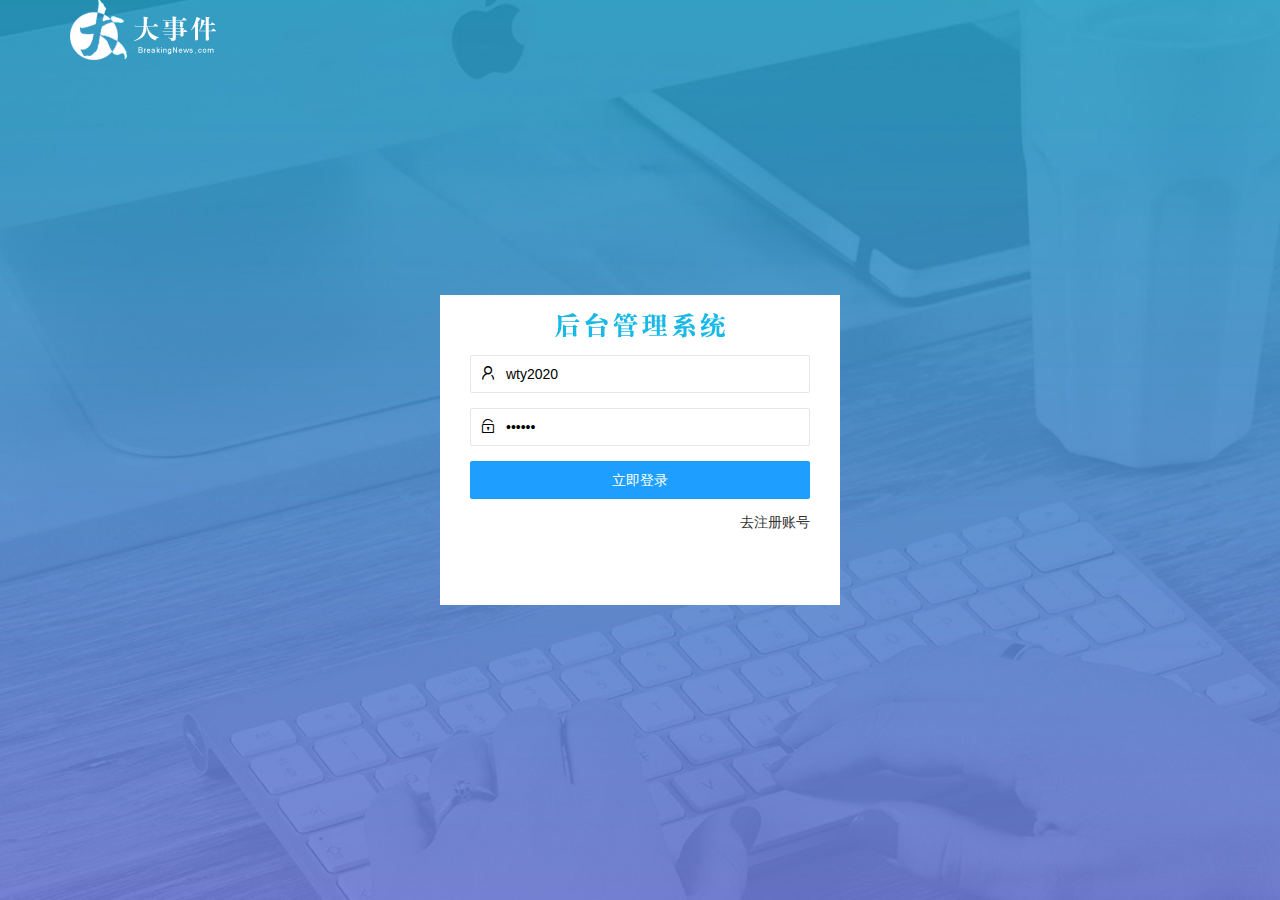
<file: login.html>
<!DOCTYPE html>
<html lang="en">
<head>
    <meta charset="UTF-8">
    <meta name="viewport" content="width=device-width, initial-scale=1.0">
    <title>Document</title>
    <link rel="stylesheet" href="/assets/lib/layui/css/layui.css">
    <link rel="stylesheet" href="/assets/css/login.css">
</head>
<body>
    <div class="layui-main">
        <img src="/assets/images/logo.png" alt="">
    </div>
    
    <div class="loginAndRegBox">
        <div class="titleBox"></div>
        <div class="login-box">
            <!-- 登录表单 -->
            <form class="layui-form" id="form_login"> 
                <!-- 用户名 -->
                <div class="layui-form-item">
                    <i class="layui-icon layui-icon-username"></i>  
                    <input value="wty2020" type="text" name="username" placeholder="请输入用户名" autocomplete="off" class="layui-input" required  lay-verify="required">
                </div>
                <!-- 密码 -->
                <div class="layui-form-item">
                    <i class="layui-icon layui-icon-password"></i> 
                    <input value="123123" type="password" name="password" placeholder="请输入密码" autocomplete="off" class="layui-input" required  lay-verify="required|pwd" >
                </div>
                <!-- 登录按钮 -->
                <div class="layui-form-item">
                    <button class="layui-btn layui-btn-fluid layui-btn-normal" lay-submit>立即登录
                    </button>
                </div>
                
                <div class="layui-form-item links">
                    <a href="javascript:;" id="link_reg">去注册账号</a>
                </div>
            </form>     
        </div>

        <div class="reg-box" style="display: none">
            <!-- 注册表单 -->
            <form class="layui-form" id="form_reg"> 
                <!-- 用户名 -->
                <div class="layui-form-item">
                    <i class="layui-icon layui-icon-username"></i>  
                    <input type="text" name="username" placeholder="请输入用户名" autocomplete="off" class="layui-input" required  lay-verify="required" >
                </div>
                <!-- 密码 -->
                <div class="layui-form-item">
                    <i class="layui-icon layui-icon-password"></i> 
                    <input type="password" name="password" placeholder="请输入密码" autocomplete="off" class="layui-input"required  lay-verify="required|pwd" >
                </div>
                <!-- 再次确认密码 -->
                <div class="layui-form-item">
                    <i class="layui-icon layui-icon-password"></i> 
                    <input type="password" name="repassword" placeholder="请再次输入密码" autocomplete="off" class="layui-input" required  lay-verify="required|pwd|repwd">
                </div>
                <!-- 登录按钮 -->
                <div class="layui-form-item">
                    <button class="layui-btn layui-btn-fluid layui-btn-normal" lay-submit>注册
                    </button>
                </div>
                
                <div class="layui-form-item links">
                    <a href="javascript:;" id="link_login">去登录</a>
                </div>
            </form>  
        </div>
    </div>

    <script src="/assets/lib/layui/layui.all.js"></script>
    <script src="/assets/lib/jquery.js"></script>
    <script src="/assets/js/baseAPI.js"></script>
    <script src="/assets/js/login.js"></script>
</body>
</html>
</file>
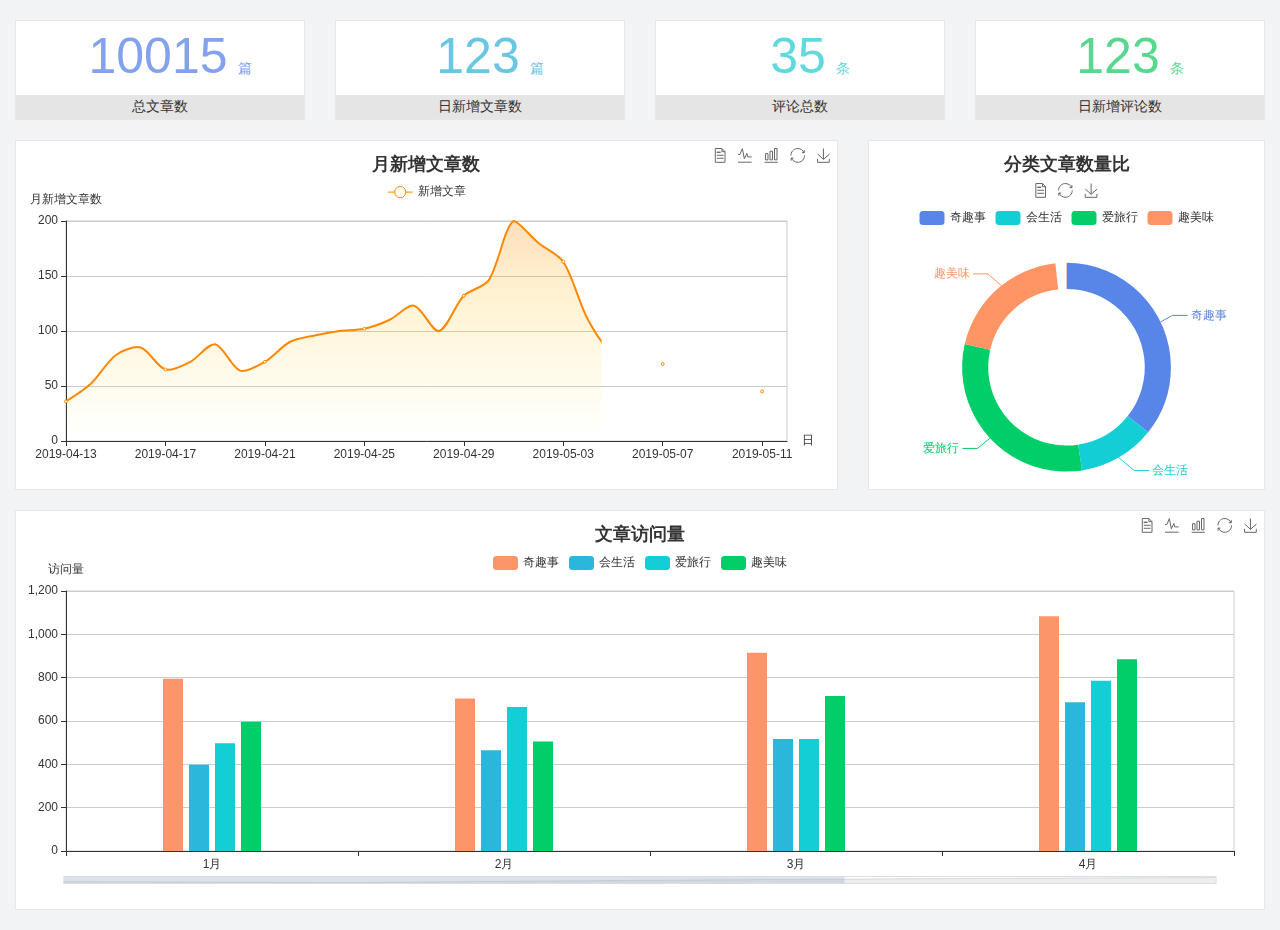
<file: home/dashboard.html>
<!DOCTYPE html>
<html lang="en">

<head>
  <meta charset="UTF-8">
  <meta name="viewport" content="width=device-width, initial-scale=1.0">
  <meta http-equiv="X-UA-Compatible" content="ie=edge">
  <title>图表统计</title>
  <link rel="stylesheet" href="../assets/lib/bootstrap.css" />
  <link rel="stylesheet" href="../assets/lib/main.css" />
  <script src="../assets/lib/jquery.js"></script>
  <script type="text/javascript" src="../assets/lib/echarts.min.js"></script>
</head>

<body>
  <div class="container-fluid">
    <div class="row spannel_list">
      <div class="col-sm-3 col-xs-6">
        <div class="spannel">
          <em>10015</em><span>篇</span>
          <b>总文章数</b>
        </div>
      </div>
      <div class="col-sm-3 col-xs-6">
        <div class="spannel scolor01">
          <em>123</em><span>篇</span>
          <b>日新增文章数</b>
        </div>
      </div>
      <div class="col-sm-3 col-xs-6">
        <div class="spannel scolor02">
          <em>35</em><span>条</span>
          <b>评论总数</b>
        </div>
      </div>
      <div class="col-sm-3 col-xs-6">
        <div class="spannel scolor03">
          <em>123</em><span>条</span>
          <b>日新增评论数</b>
        </div>
      </div>
    </div>
  </div>

  <div class="container-fluid">
    <div class="row curve-pie">
      <div class="col-lg-8 col-md-8">
        <div class="gragh_pannel" id="curve_show"></div>
      </div>
      <div class="col-lg-4 col-md-4">
        <div class="gragh_pannel" id="pie_show"></div>
      </div>
    </div>
  </div>

  <div class="container-fluid">
    <div class="column_pannel" id="column_show"></div>
  </div>

  <script>
    var oChart = echarts.init(document.getElementById('curve_show'));
    var aList_all = [
      { 'count': 36, 'date': '2019-04-13' },
      { 'count': 52, 'date': '2019-04-14' },
      { 'count': 78, 'date': '2019-04-15' },
      { 'count': 85, 'date': '2019-04-16' },
      { 'count': 65, 'date': '2019-04-17' },
      { 'count': 72, 'date': '2019-04-18' },
      { 'count': 88, 'date': '2019-04-19' },
      { 'count': 64, 'date': '2019-04-20' },
      { 'count': 72, 'date': '2019-04-21' },
      { 'count': 90, 'date': '2019-04-22' },
      { 'count': 96, 'date': '2019-04-23' },
      { 'count': 100, 'date': '2019-04-24' },
      { 'count': 102, 'date': '2019-04-25' },
      { 'count': 110, 'date': '2019-04-26' },
      { 'count': 123, 'date': '2019-04-27' },
      { 'count': 100, 'date': '2019-04-28' },
      { 'count': 132, 'date': '2019-04-29' },
      { 'count': 146, 'date': '2019-04-30' },
      { 'count': 200, 'date': '2019-05-01' },
      { 'count': 180, 'date': '2019-05-02' },
      { 'count': 163, 'date': '2019-05-03' },
      { 'count': 110, 'date': '2019-05-04' },
      { 'count': 80, 'date': '2019-05-05' },
      { 'count': 82, 'date': '2019-05-06' },
      { 'count': 70, 'date': '2019-05-07' },
      { 'count': 65, 'date': '2019-05-08' },
      { 'count': 54, 'date': '2019-05-09' },
      { 'count': 40, 'date': '2019-05-10' },
      { 'count': 45, 'date': '2019-05-11' },
      { 'count': 38, 'date': '2019-05-12' },
    ];

    let aCount = [];
    let aDate = [];

    for (var i = 0; i < aList_all.length; i++) {
      aCount.push(aList_all[i].count);
      aDate.push(aList_all[i].date);
    }

    var chartopt = {
      title: {
        text: '月新增文章数',
        left: 'center',
        top: '10'
      },
      tooltip: {
        trigger: 'axis'
      },
      legend: {
        data: ['新增文章'],
        top: '40'
      },
      toolbox: {
        show: true,
        feature: {
          mark: { show: true },
          dataView: { show: true, readOnly: false },
          magicType: { show: true, type: ['line', 'bar'] },
          restore: { show: true },
          saveAsImage: { show: true }
        }
      },
      calculable: true,
      xAxis: [
        {
          name: '日',
          type: 'category',
          boundaryGap: false,
          data: aDate
        }
      ],
      yAxis: [
        {
          name: '月新增文章数',
          type: 'value'
        }
      ],
      series: [
        {
          name: '新增文章',
          type: 'line',
          smooth: true,
          itemStyle: { normal: { areaStyle: { type: 'default' }, color: '#f80' }, lineStyle: { color: '#f80' } },
          data: aCount
        }],
      areaStyle: {
        normal: {
          color: new echarts.graphic.LinearGradient(0, 0, 0, 1, [{
            offset: 0,
            color: 'rgba(255,136,0,0.39)'
          }, {
            offset: .34,
            color: 'rgba(255,180,0,0.25)'
          }, {
            offset: 1,
            color: 'rgba(255,222,0,0.00)'
          }])

        }
      },
      grid: {
        show: true,
        x: 50,
        x2: 50,
        y: 80,
        height: 220
      }
    };

    oChart.setOption(chartopt);


    var oPie = echarts.init(document.getElementById('pie_show'));
    var oPieopt =
    {
      title: {
        top: 10,
        text: '分类文章数量比',
        x: 'center'
      },
      tooltip: {
        trigger: 'item',
        formatter: "{a} <br/>{b} : {c} ({d}%)"
      },
      color: ['#5885e8', '#13cfd5', '#00ce68', '#ff9565'],
      legend: {
        x: 'center',
        top: 65,
        data: ['奇趣事', '会生活', '爱旅行', '趣美味']
      },
      toolbox: {
        show: true,
        x: 'center',
        top: 35,
        feature: {
          mark: { show: true },
          dataView: { show: true, readOnly: false },
          magicType: {
            show: true,
            type: ['pie', 'funnel'],
            option: {
              funnel: {
                x: '25%',
                width: '50%',
                funnelAlign: 'left',
                max: 1548
              }
            }
          },
          restore: { show: true },
          saveAsImage: { show: true }
        }
      },
      calculable: true,
      series: [
        {
          name: '访问来源',
          type: 'pie',
          radius: ['45%', '60%'],
          center: ['50%', '65%'],
          data: [
            { value: 300, name: '奇趣事' },
            { value: 100, name: '会生活' },
            { value: 260, name: '爱旅行' },
            { value: 180, name: '趣美味' }
          ]
        }
      ]
    };
    oPie.setOption(oPieopt);



    var oColumn = this.echarts.init(document.getElementById('column_show'));
    var oColumnopt =
    {
      title: {
        text: '文章访问量',
        left: 'center',
        top: '10'
      },
      tooltip: {
        trigger: 'axis'
      },
      legend: {
        data: ['奇趣事', '会生活', '爱旅行', '趣美味'],
        top: '40'
      },
      toolbox: {
        show: true,
        feature: {
          mark: { show: true },
          dataView: { show: true, readOnly: false },
          magicType: { show: true, type: ['line', 'bar'] },
          restore: { show: true },
          saveAsImage: { show: true }
        }
      },
      calculable: true,
      xAxis: [
        {
          type: 'category',
          data: ['1月', '2月', '3月', '4月', '5月']
        }
      ],
      yAxis: [
        {
          name: '访问量',
          type: 'value'
        }
      ],
      series: [
        {
          name: '奇趣事',
          type: 'bar',
          barWidth: 20,
          itemStyle: {
            normal: { areaStyle: { type: 'default' }, color: '#fd956a' }
          },
          data: [800, 708, 920, 1090, 1200]
        },
        {
          name: '会生活',
          type: 'bar',
          barWidth: 20,
          itemStyle: {
            normal: { areaStyle: { type: 'default' }, color: '#2bb6db' }
          },
          data: [400, 468, 520, 690, 800]
        },
        {
          name: '爱旅行',
          type: 'bar',
          barWidth: 20,
          itemStyle: {
            normal: { areaStyle: { type: 'default' }, color: '#13cfd5' }
          },
          data: [500, 668, 520, 790, 900]
        },
        {
          name: '趣美味',
          type: 'bar',
          barWidth: 20,
          itemStyle: {
            normal: { areaStyle: { type: 'default' }, color: '#00ce68' }
          },
          data: [600, 508, 720, 890, 1000]
        }
      ],
      grid: {
        show: true,
        x: 50,
        x2: 30,
        y: 80,
        height: 260
      },
      dataZoom: [//给x轴设置滚动条
        {
          start: 0,//默认为0
          end: 100 - 1000 / 31,//默认为100
          type: 'slider',
          show: true,
          xAxisIndex: [0],
          handleSize: 0,//滑动条的 左右2个滑动条的大小
          height: 8,//组件高度
          left: 45, //左边的距离
          right: 50,//右边的距离
          bottom: 26,//右边的距离
          handleColor: '#ddd',//h滑动图标的颜色
          handleStyle: {
            borderColor: "#cacaca",
            borderWidth: "1",
            shadowBlur: 2,
            background: "#ddd",
            shadowColor: "#ddd",
          }
        }]
    };
    oColumn.setOption(oColumnopt);
  </script>
</body>

</html>
</file>
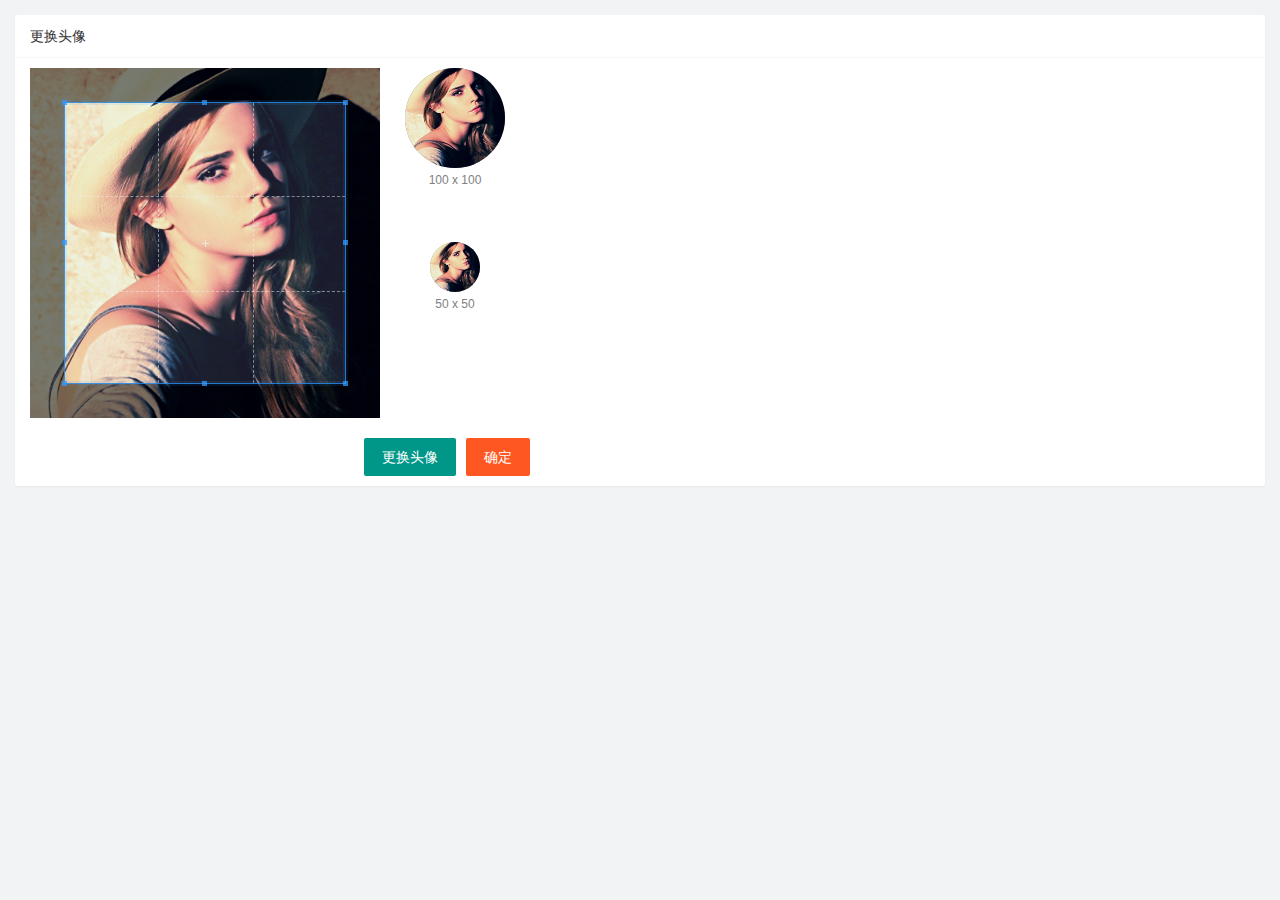
<file: user/user_avatar.html>
<!DOCTYPE html>
<html lang="en">

<head>
    <meta charset="UTF-8">
    <meta name="viewport" content="width=device-width, initial-scale=1.0">
    <title>Document</title>
    <link rel="stylesheet" href="/assets/lib/layui/css/layui.css">
    <link rel="stylesheet" href="/assets/lib/cropper/cropper.css" />
    <link rel="stylesheet" href="/assets/css/user/user_avatar.css">
</head>

<body>
    <div class="layui-card">
        <div class="layui-card-header">更换头像</div>
        <div class="layui-card-body">
            <!-- 第一行的图片裁剪和预览区域 -->
            <div class="row1">
                <!-- 图片裁剪区域 -->
                <div class="cropper-box">
                    <!-- 这个 img 标签很重要，将来会把它初始化为裁剪区域 -->
                    <img id="image" src="/assets/images/sample.jpg" />
                </div>
                <!-- 图片的预览区域 -->
                <div class="preview-box">
                    <div>
                        <!-- 宽高为 100px 的预览区域 -->
                        <div class="img-preview w100"></div>
                        <p class="size">100 x 100</p>
                    </div>
                    <div>
                        <!-- 宽高为 50px 的预览区域 -->
                        <div class="img-preview w50"></div>
                        <p class="size">50 x 50</p>
                    </div>
                </div>
            </div>

            <!-- 第二行的按钮区域 -->
            <div class="row2">
                <input type="file"id="file" accept="image/png,image/jpeg">
                <button id="btnChooseImage"type="button" class="layui-btn">更换头像</button>
                <button id="btnUpload"type="button" class="layui-btn layui-btn-danger">确定</button>
            </div>
        </div>
    </div>
    <script src="/assets/lib/layui/layui.all.js"></script>
    <script src="/assets/lib/jquery.js"></script>
    <script src="/assets/lib/cropper/Cropper.js"></script>
    <script src="/assets/lib/cropper/jquery-cropper.js"></script>
    <script src="/assets/js/baseAPI.js"></script>
    <script src="/assets/js/user/user_avatar.js"></script>
</body>

</html>
</file>
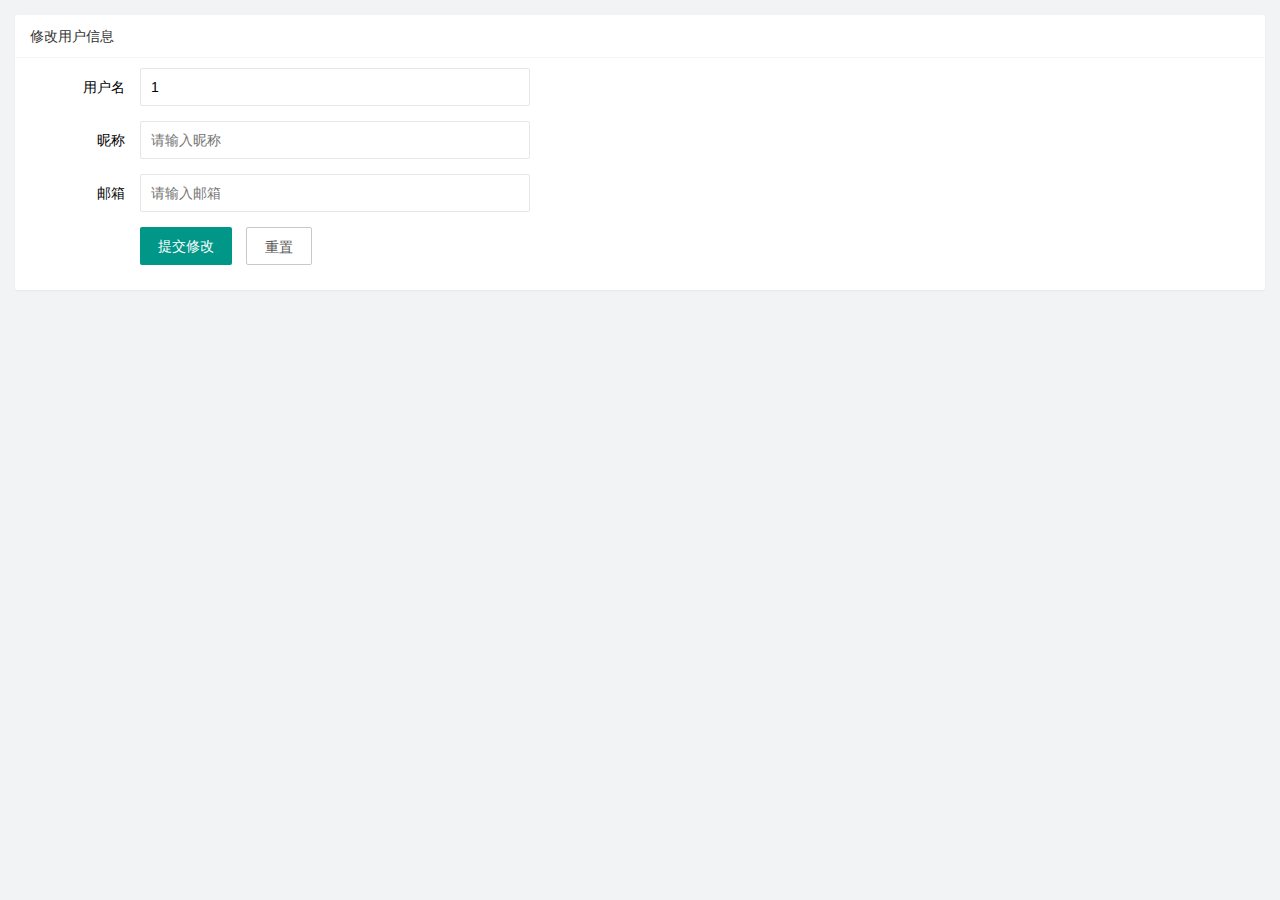
<file: user/user_info.html>
<!DOCTYPE html>
<html lang="en">
<head>
    <meta charset="UTF-8">
    <meta name="viewport" content="width=device-width, initial-scale=1.0">
    <title>Document</title>
    <link rel="stylesheet" href="/assets/lib/layui/css/layui.css">
    <link rel="stylesheet" href="/assets/css/user/user_info.css">
</head>
<body>
    <div class="layui-card">
        <!-- 卡片区域 -->
        <div class="layui-card-header">修改用户信息</div>
        <div class="layui-card-body">
            <!-- 表单 -->
            <form class="layui-form" lay-filter="formUserInfo">
                <!-- 隐藏保存id -->
                <input type="hidden" name="id">
                <!--  用户名-->
                <div class="layui-form-item">
                  <label class="layui-form-label">用户名</label>
                  <div class="layui-input-block">
                    <input value="1"type="text" name="username" readonly required  lay-verify="required" placeholder="请输入登录名称" autocomplete="off" class="layui-input">
                  </div>
                </div>
                <!--  用户昵称-->
                <div class="layui-form-item">
                    <label class="layui-form-label">昵称</label>
                    <div class="layui-input-block">
                      <input type="text" name="nickname" required  lay-verify="required|nickname" placeholder="请输入昵称" autocomplete="off" class="layui-input">
                    </div>
                </div>
                <!-- 邮箱 -->
                <div class="layui-form-item">
                    <label class="layui-form-label">邮箱</label>
                    <div class="layui-input-block">
                      <input type="text" name="email"  required  lay-verify="required|email" placeholder="请输入邮箱" autocomplete="off" class="layui-input">
                    </div>
                </div>
                <!-- 按钮 -->
                <div class="layui-form-item">
                    <div class="layui-input-block">
                      <button class="layui-btn" lay-submit lay-filter="formDemo">提交修改</button>
                      <button id="btnReset"type="reset" class="layui-btn layui-btn-primary">重置</button>
                    </div>
                </div>
                <script src="/assets/lib/layui/layui.all.js"></script>
                <script src="/assets/lib/jquery.js"></script>
                <script src="/assets/js/baseAPI.js"></script>
                <script src="/assets/js/user/user_info.js"></script>
            </form>
        </div>
    </div>
</body>
</html>
</file>
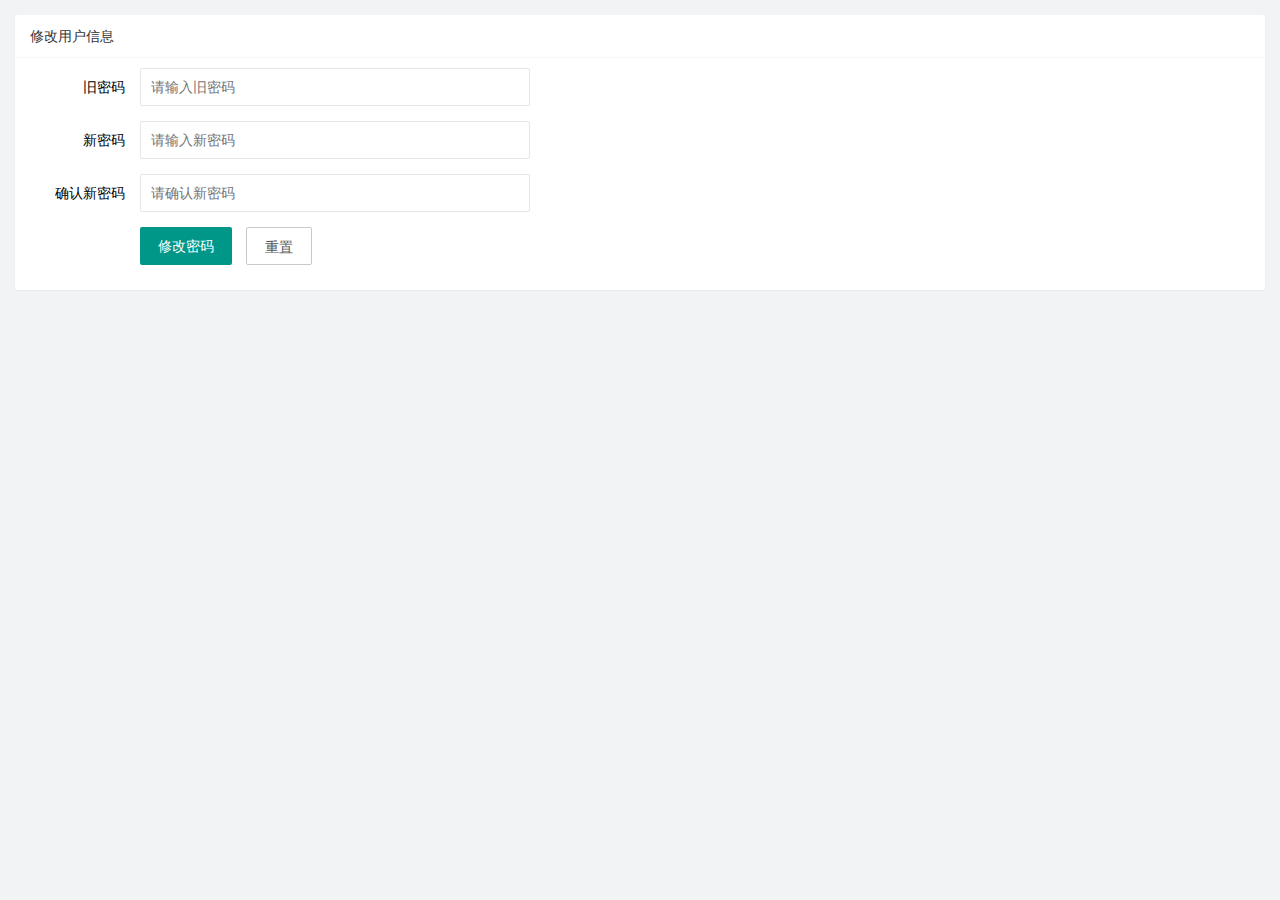
<file: user/user_pwd.html>
<!DOCTYPE html>
<html lang="en">
<head>
    <meta charset="UTF-8">
    <meta name="viewport" content="width=device-width, initial-scale=1.0">
    <title>Document</title>
    <link rel="stylesheet" href="/assets/lib/layui/css/layui.css">
    <link rel="stylesheet" href="/assets/css/user/user_pwd.css">
</head>
<body>
    <div class="layui-card">
        <!-- 卡片区域 -->
        <div class="layui-card-header">修改用户信息</div>
        <div class="layui-card-body">
            <!-- 表单 -->
            <form class="layui-form">
                <!-- 旧密码-->
                <div class="layui-form-item">
                  <label class="layui-form-label">旧密码</label>
                  <div class="layui-input-block">
                    <input type="text" name="oldPwd"  required  lay-verify="required|pwd" placeholder="请输入旧密码" autocomplete="off" class="layui-input">
                  </div>
                </div>
                <!-- 新密码-->
                <div class="layui-form-item">
                    <label class="layui-form-label">新密码</label>
                    <div class="layui-input-block">
                      <input type="text" name="newPwd" required  lay-verify="required|pwd|samePwd" placeholder="请输入新密码" autocomplete="off" class="layui-input">
                    </div>
                </div>
                <!-- 确认新密码 -->
                <div class="layui-form-item">
                    <label class="layui-form-label">确认新密码</label>
                    <div class="layui-input-block">
                      <input type="text" name="rePwd"  required  lay-verify="required|pwd|rePwd" placeholder="请确认新密码" autocomplete="off" class="layui-input">
                    </div>
                </div>
                <!-- 按钮 -->
                <div class="layui-form-item">
                    <div class="layui-input-block">
                      <button class="layui-btn" lay-submit lay-filter="formDemo">修改密码</button>
                      <button id="btnReset"type="reset" class="layui-btn layui-btn-primary">重置</button>
                    </div>
                </div>
                <script src="/assets/lib/layui/layui.all.js"></script>
                <script src="/assets/lib/jquery.js"></script>
                <script src="/assets/js/baseAPI.js"></script>
                <script src="/assets/js/user/user_pwd.js"></script>
            </form>
        </div>
    </div>
</body>
</html>
</file>
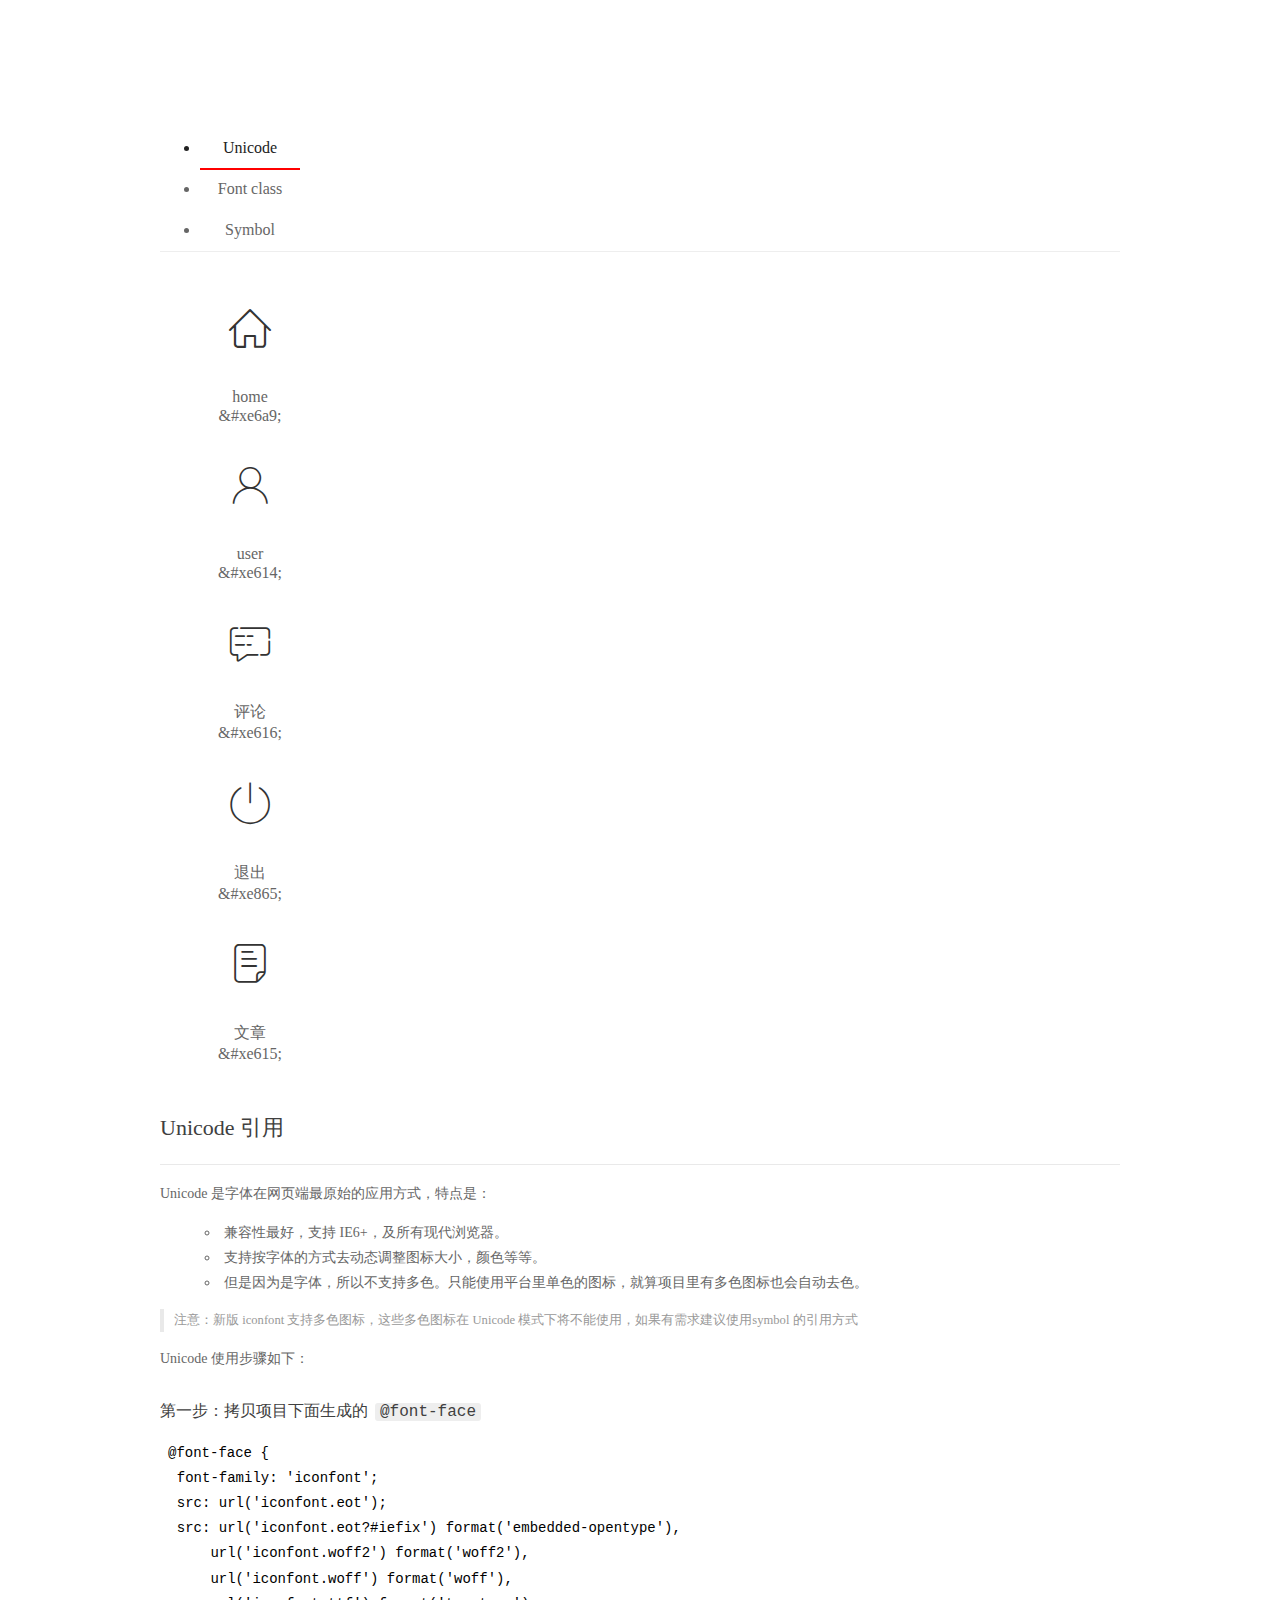
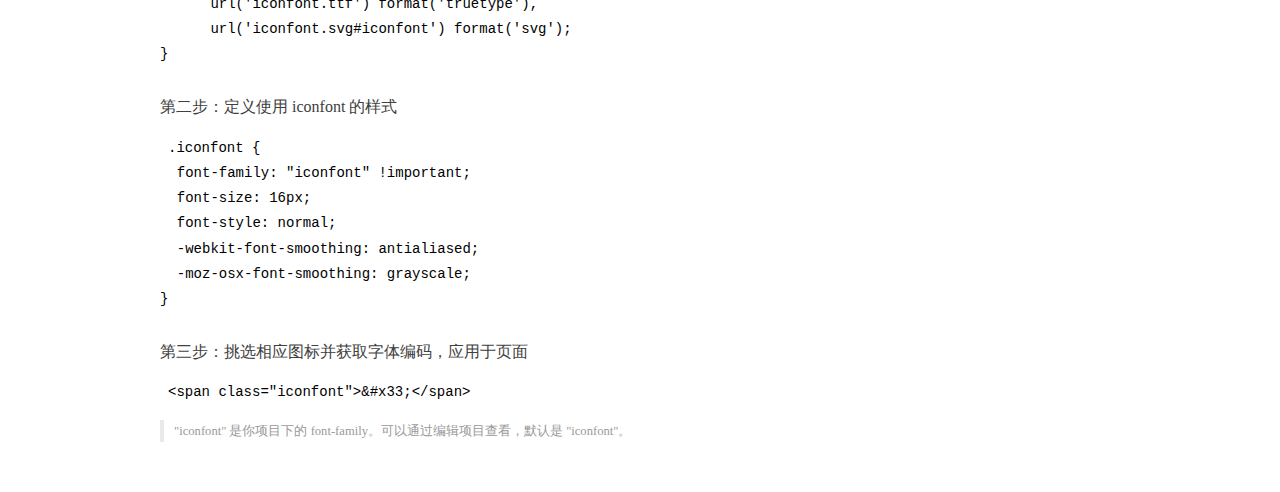
<file: assets/fonts/demo_index.html>
<!DOCTYPE html>
<html>
<head>
  <meta charset="utf-8"/>
  <title>IconFont Demo</title>
  <link rel="shortcut icon" href="https://gtms04.alicdn.com/tps/i4/TB1_oz6GVXXXXaFXpXXJDFnIXXX-64-64.ico" type="image/x-icon"/>
  <link rel="stylesheet" href="https://g.alicdn.com/thx/cube/1.3.2/cube.min.css">
  <link rel="stylesheet" href="demo.css">
  <link rel="stylesheet" href="iconfont.css">
  <script src="iconfont.js"></script>
  <!-- jQuery -->
  <script src="https://a1.alicdn.com/oss/uploads/2018/12/26/7bfddb60-08e8-11e9-9b04-53e73bb6408b.js"></script>
  <!-- 代码高亮 -->
  <script src="https://a1.alicdn.com/oss/uploads/2018/12/26/a3f714d0-08e6-11e9-8a15-ebf944d7534c.js"></script>
</head>
<body>
  <div class="main">
    <h1 class="logo"><a href="https://www.iconfont.cn/" title="iconfont 首页" target="_blank">&#xe86b;</a></h1>
    <div class="nav-tabs">
      <ul id="tabs" class="dib-box">
        <li class="dib active"><span>Unicode</span></li>
        <li class="dib"><span>Font class</span></li>
        <li class="dib"><span>Symbol</span></li>
      </ul>
      
    </div>
    <div class="tab-container">
      <div class="content unicode" style="display: block;">
          <ul class="icon_lists dib-box">
          
            <li class="dib">
              <span class="icon iconfont">&#xe6a9;</span>
                <div class="name">home</div>
                <div class="code-name">&amp;#xe6a9;</div>
              </li>
          
            <li class="dib">
              <span class="icon iconfont">&#xe614;</span>
                <div class="name">user</div>
                <div class="code-name">&amp;#xe614;</div>
              </li>
          
            <li class="dib">
              <span class="icon iconfont">&#xe616;</span>
                <div class="name">评论</div>
                <div class="code-name">&amp;#xe616;</div>
              </li>
          
            <li class="dib">
              <span class="icon iconfont">&#xe865;</span>
                <div class="name">退出</div>
                <div class="code-name">&amp;#xe865;</div>
              </li>
          
            <li class="dib">
              <span class="icon iconfont">&#xe615;</span>
                <div class="name">文章</div>
                <div class="code-name">&amp;#xe615;</div>
              </li>
          
          </ul>
          <div class="article markdown">
          <h2 id="unicode-">Unicode 引用</h2>
          <hr>

          <p>Unicode 是字体在网页端最原始的应用方式，特点是：</p>
          <ul>
            <li>兼容性最好，支持 IE6+，及所有现代浏览器。</li>
            <li>支持按字体的方式去动态调整图标大小，颜色等等。</li>
            <li>但是因为是字体，所以不支持多色。只能使用平台里单色的图标，就算项目里有多色图标也会自动去色。</li>
          </ul>
          <blockquote>
            <p>注意：新版 iconfont 支持多色图标，这些多色图标在 Unicode 模式下将不能使用，如果有需求建议使用symbol 的引用方式</p>
          </blockquote>
          <p>Unicode 使用步骤如下：</p>
          <h3 id="-font-face">第一步：拷贝项目下面生成的 <code>@font-face</code></h3>
<pre><code class="language-css"
>@font-face {
  font-family: 'iconfont';
  src: url('iconfont.eot');
  src: url('iconfont.eot?#iefix') format('embedded-opentype'),
      url('iconfont.woff2') format('woff2'),
      url('iconfont.woff') format('woff'),
      url('iconfont.ttf') format('truetype'),
      url('iconfont.svg#iconfont') format('svg');
}
</code></pre>
          <h3 id="-iconfont-">第二步：定义使用 iconfont 的样式</h3>
<pre><code class="language-css"
>.iconfont {
  font-family: "iconfont" !important;
  font-size: 16px;
  font-style: normal;
  -webkit-font-smoothing: antialiased;
  -moz-osx-font-smoothing: grayscale;
}
</code></pre>
          <h3 id="-">第三步：挑选相应图标并获取字体编码，应用于页面</h3>
<pre>
<code class="language-html"
>&lt;span class="iconfont"&gt;&amp;#x33;&lt;/span&gt;
</code></pre>
          <blockquote>
            <p>"iconfont" 是你项目下的 font-family。可以通过编辑项目查看，默认是 "iconfont"。</p>
          </blockquote>
          </div>
      </div>
      <div class="content font-class">
        <ul class="icon_lists dib-box">
          
          <li class="dib">
            <span class="icon iconfont icon-home"></span>
            <div class="name">
              home
            </div>
            <div class="code-name">.icon-home
            </div>
          </li>
          
          <li class="dib">
            <span class="icon iconfont icon-user"></span>
            <div class="name">
              user
            </div>
            <div class="code-name">.icon-user
            </div>
          </li>
          
          <li class="dib">
            <span class="icon iconfont icon-pinglun"></span>
            <div class="name">
              评论
            </div>
            <div class="code-name">.icon-pinglun
            </div>
          </li>
          
          <li class="dib">
            <span class="icon iconfont icon-tuichu"></span>
            <div class="name">
              退出
            </div>
            <div class="code-name">.icon-tuichu
            </div>
          </li>
          
          <li class="dib">
            <span class="icon iconfont icon-16"></span>
            <div class="name">
              文章
            </div>
            <div class="code-name">.icon-16
            </div>
          </li>
          
        </ul>
        <div class="article markdown">
        <h2 id="font-class-">font-class 引用</h2>
        <hr>

        <p>font-class 是 Unicode 使用方式的一种变种，主要是解决 Unicode 书写不直观，语意不明确的问题。</p>
        <p>与 Unicode 使用方式相比，具有如下特点：</p>
        <ul>
          <li>兼容性良好，支持 IE8+，及所有现代浏览器。</li>
          <li>相比于 Unicode 语意明确，书写更直观。可以很容易分辨这个 icon 是什么。</li>
          <li>因为使用 class 来定义图标，所以当要替换图标时，只需要修改 class 里面的 Unicode 引用。</li>
          <li>不过因为本质上还是使用的字体，所以多色图标还是不支持的。</li>
        </ul>
        <p>使用步骤如下：</p>
        <h3 id="-fontclass-">第一步：引入项目下面生成的 fontclass 代码：</h3>
<pre><code class="language-html">&lt;link rel="stylesheet" href="./iconfont.css"&gt;
</code></pre>
        <h3 id="-">第二步：挑选相应图标并获取类名，应用于页面：</h3>
<pre><code class="language-html">&lt;span class="iconfont icon-xxx"&gt;&lt;/span&gt;
</code></pre>
        <blockquote>
          <p>"
            iconfont" 是你项目下的 font-family。可以通过编辑项目查看，默认是 "iconfont"。</p>
        </blockquote>
      </div>
      </div>
      <div class="content symbol">
          <ul class="icon_lists dib-box">
          
            <li class="dib">
                <svg class="icon svg-icon" aria-hidden="true">
                  <use xlink:href="#icon-home"></use>
                </svg>
                <div class="name">home</div>
                <div class="code-name">#icon-home</div>
            </li>
          
            <li class="dib">
                <svg class="icon svg-icon" aria-hidden="true">
                  <use xlink:href="#icon-user"></use>
                </svg>
                <div class="name">user</div>
                <div class="code-name">#icon-user</div>
            </li>
          
            <li class="dib">
                <svg class="icon svg-icon" aria-hidden="true">
                  <use xlink:href="#icon-pinglun"></use>
                </svg>
                <div class="name">评论</div>
                <div class="code-name">#icon-pinglun</div>
            </li>
          
            <li class="dib">
                <svg class="icon svg-icon" aria-hidden="true">
                  <use xlink:href="#icon-tuichu"></use>
                </svg>
                <div class="name">退出</div>
                <div class="code-name">#icon-tuichu</div>
            </li>
          
            <li class="dib">
                <svg class="icon svg-icon" aria-hidden="true">
                  <use xlink:href="#icon-16"></use>
                </svg>
                <div class="name">文章</div>
                <div class="code-name">#icon-16</div>
            </li>
          
          </ul>
          <div class="article markdown">
          <h2 id="symbol-">Symbol 引用</h2>
          <hr>

          <p>这是一种全新的使用方式，应该说这才是未来的主流，也是平台目前推荐的用法。相关介绍可以参考这篇<a href="">文章</a>
            这种用法其实是做了一个 SVG 的集合，与另外两种相比具有如下特点：</p>
          <ul>
            <li>支持多色图标了，不再受单色限制。</li>
            <li>通过一些技巧，支持像字体那样，通过 <code>font-size</code>, <code>color</code> 来调整样式。</li>
            <li>兼容性较差，支持 IE9+，及现代浏览器。</li>
            <li>浏览器渲染 SVG 的性能一般，还不如 png。</li>
          </ul>
          <p>使用步骤如下：</p>
          <h3 id="-symbol-">第一步：引入项目下面生成的 symbol 代码：</h3>
<pre><code class="language-html">&lt;script src="./iconfont.js"&gt;&lt;/script&gt;
</code></pre>
          <h3 id="-css-">第二步：加入通用 CSS 代码（引入一次就行）：</h3>
<pre><code class="language-html">&lt;style&gt;
.icon {
  width: 1em;
  height: 1em;
  vertical-align: -0.15em;
  fill: currentColor;
  overflow: hidden;
}
&lt;/style&gt;
</code></pre>
          <h3 id="-">第三步：挑选相应图标并获取类名，应用于页面：</h3>
<pre><code class="language-html">&lt;svg class="icon" aria-hidden="true"&gt;
  &lt;use xlink:href="#icon-xxx"&gt;&lt;/use&gt;
&lt;/svg&gt;
</code></pre>
          </div>
      </div>

    </div>
  </div>
  <script>
  $(document).ready(function () {
      $('.tab-container .content:first').show()

      $('#tabs li').click(function (e) {
        var tabContent = $('.tab-container .content')
        var index = $(this).index()

        if ($(this).hasClass('active')) {
          return
        } else {
          $('#tabs li').removeClass('active')
          $(this).addClass('active')

          tabContent.hide().eq(index).fadeIn()
        }
      })
    })
  </script>
</body>
</html>
</file>
<file: assets/lib/layui/css/layui.css>
/** layui-v2.5.5 MIT License By https://www.layui.com */
 .layui-inline,img{display:inline-block;vertical-align:middle}h1,h2,h3,h4,h5,h6{font-weight:400}.layui-edge,.layui-header,.layui-inline,.layui-main{position:relative}.layui-body,.layui-edge,.layui-elip{overflow:hidden}.layui-btn,.layui-edge,.layui-inline,img{vertical-align:middle}.layui-btn,.layui-disabled,.layui-icon,.layui-unselect{-moz-user-select:none;-webkit-user-select:none;-ms-user-select:none}.layui-elip,.layui-form-checkbox span,.layui-form-pane .layui-form-label{text-overflow:ellipsis;white-space:nowrap}.layui-breadcrumb,.layui-tree-btnGroup{visibility:hidden}blockquote,body,button,dd,div,dl,dt,form,h1,h2,h3,h4,h5,h6,input,li,ol,p,pre,td,textarea,th,ul{margin:0;padding:0;-webkit-tap-highlight-color:rgba(0,0,0,0)}a:active,a:hover{outline:0}img{border:none}li{list-style:none}table{border-collapse:collapse;border-spacing:0}h4,h5,h6{font-size:100%}button,input,optgroup,option,select,textarea{font-family:inherit;font-size:inherit;font-style:inherit;font-weight:inherit;outline:0}pre{white-space:pre-wrap;white-space:-moz-pre-wrap;white-space:-pre-wrap;white-space:-o-pre-wrap;word-wrap:break-word}body{line-height:24px;font:14px Helvetica Neue,Helvetica,PingFang SC,Tahoma,Arial,sans-serif}hr{height:1px;margin:10px 0;border:0;clear:both}a{color:#333;text-decoration:none}a:hover{color:#777}a cite{font-style:normal;*cursor:pointer}.layui-border-box,.layui-border-box *{box-sizing:border-box}.layui-box,.layui-box *{box-sizing:content-box}.layui-clear{clear:both;*zoom:1}.layui-clear:after{content:'\20';clear:both;*zoom:1;display:block;height:0}.layui-inline{*display:inline;*zoom:1}.layui-edge{display:inline-block;width:0;height:0;border-width:6px;border-style:dashed;border-color:transparent}.layui-edge-top{top:-4px;border-bottom-color:#999;border-bottom-style:solid}.layui-edge-right{border-left-color:#999;border-left-style:solid}.layui-edge-bottom{top:2px;border-top-color:#999;border-top-style:solid}.layui-edge-left{border-right-color:#999;border-right-style:solid}.layui-disabled,.layui-disabled:hover{color:#d2d2d2!important;cursor:not-allowed!important}.layui-circle{border-radius:100%}.layui-show{display:block!important}.layui-hide{display:none!important}@font-face{font-family:layui-icon;src:url(../font/iconfont.eot?v=250);src:url(../font/iconfont.eot?v=250#iefix) format('embedded-opentype'),url(../font/iconfont.woff2?v=250) format('woff2'),url(../font/iconfont.woff?v=250) format('woff'),url(../font/iconfont.ttf?v=250) format('truetype'),url(../font/iconfont.svg?v=250#layui-icon) format('svg')}.layui-icon{font-family:layui-icon!important;font-size:16px;font-style:normal;-webkit-font-smoothing:antialiased;-moz-osx-font-smoothing:grayscale}.layui-icon-reply-fill:before{content:"\e611"}.layui-icon-set-fill:before{content:"\e614"}.layui-icon-menu-fill:before{content:"\e60f"}.layui-icon-search:before{content:"\e615"}.layui-icon-share:before{content:"\e641"}.layui-icon-set-sm:before{content:"\e620"}.layui-icon-engine:before{content:"\e628"}.layui-icon-close:before{content:"\1006"}.layui-icon-close-fill:before{content:"\1007"}.layui-icon-chart-screen:before{content:"\e629"}.layui-icon-star:before{content:"\e600"}.layui-icon-circle-dot:before{content:"\e617"}.layui-icon-chat:before{content:"\e606"}.layui-icon-release:before{content:"\e609"}.layui-icon-list:before{content:"\e60a"}.layui-icon-chart:before{content:"\e62c"}.layui-icon-ok-circle:before{content:"\1005"}.layui-icon-layim-theme:before{content:"\e61b"}.layui-icon-table:before{content:"\e62d"}.layui-icon-right:before{content:"\e602"}.layui-icon-left:before{content:"\e603"}.layui-icon-cart-simple:before{content:"\e698"}.layui-icon-face-cry:before{content:"\e69c"}.layui-icon-face-smile:before{content:"\e6af"}.layui-icon-survey:before{content:"\e6b2"}.layui-icon-tree:before{content:"\e62e"}.layui-icon-upload-circle:before{content:"\e62f"}.layui-icon-add-circle:before{content:"\e61f"}.layui-icon-download-circle:before{content:"\e601"}.layui-icon-templeate-1:before{content:"\e630"}.layui-icon-util:before{content:"\e631"}.layui-icon-face-surprised:before{content:"\e664"}.layui-icon-edit:before{content:"\e642"}.layui-icon-speaker:before{content:"\e645"}.layui-icon-down:before{content:"\e61a"}.layui-icon-file:before{content:"\e621"}.layui-icon-layouts:before{content:"\e632"}.layui-icon-rate-half:before{content:"\e6c9"}.layui-icon-add-circle-fine:before{content:"\e608"}.layui-icon-prev-circle:before{content:"\e633"}.layui-icon-read:before{content:"\e705"}.layui-icon-404:before{content:"\e61c"}.layui-icon-carousel:before{content:"\e634"}.layui-icon-help:before{content:"\e607"}.layui-icon-code-circle:before{content:"\e635"}.layui-icon-water:before{content:"\e636"}.layui-icon-username:before{content:"\e66f"}.layui-icon-find-fill:before{content:"\e670"}.layui-icon-about:before{content:"\e60b"}.layui-icon-location:before{content:"\e715"}.layui-icon-up:before{content:"\e619"}.layui-icon-pause:before{content:"\e651"}.layui-icon-date:before{content:"\e637"}.layui-icon-layim-uploadfile:before{content:"\e61d"}.layui-icon-delete:before{content:"\e640"}.layui-icon-play:before{content:"\e652"}.layui-icon-top:before{content:"\e604"}.layui-icon-friends:before{content:"\e612"}.layui-icon-refresh-3:before{content:"\e9aa"}.layui-icon-ok:before{content:"\e605"}.layui-icon-layer:before{content:"\e638"}.layui-icon-face-smile-fine:before{content:"\e60c"}.layui-icon-dollar:before{content:"\e659"}.layui-icon-group:before{content:"\e613"}.layui-icon-layim-download:before{content:"\e61e"}.layui-icon-picture-fine:before{content:"\e60d"}.layui-icon-link:before{content:"\e64c"}.layui-icon-diamond:before{content:"\e735"}.layui-icon-log:before{content:"\e60e"}.layui-icon-rate-solid:before{content:"\e67a"}.layui-icon-fonts-del:before{content:"\e64f"}.layui-icon-unlink:before{content:"\e64d"}.layui-icon-fonts-clear:before{content:"\e639"}.layui-icon-triangle-r:before{content:"\e623"}.layui-icon-circle:before{content:"\e63f"}.layui-icon-radio:before{content:"\e643"}.layui-icon-align-center:before{content:"\e647"}.layui-icon-align-right:before{content:"\e648"}.layui-icon-align-left:before{content:"\e649"}.layui-icon-loading-1:before{content:"\e63e"}.layui-icon-return:before{content:"\e65c"}.layui-icon-fonts-strong:before{content:"\e62b"}.layui-icon-upload:before{content:"\e67c"}.layui-icon-dialogue:before{content:"\e63a"}.layui-icon-video:before{content:"\e6ed"}.layui-icon-headset:before{content:"\e6fc"}.layui-icon-cellphone-fine:before{content:"\e63b"}.layui-icon-add-1:before{content:"\e654"}.layui-icon-face-smile-b:before{content:"\e650"}.layui-icon-fonts-html:before{content:"\e64b"}.layui-icon-form:before{content:"\e63c"}.layui-icon-cart:before{content:"\e657"}.layui-icon-camera-fill:before{content:"\e65d"}.layui-icon-tabs:before{content:"\e62a"}.layui-icon-fonts-code:before{content:"\e64e"}.layui-icon-fire:before{content:"\e756"}.layui-icon-set:before{content:"\e716"}.layui-icon-fonts-u:before{content:"\e646"}.layui-icon-triangle-d:before{content:"\e625"}.layui-icon-tips:before{content:"\e702"}.layui-icon-picture:before{content:"\e64a"}.layui-icon-more-vertical:before{content:"\e671"}.layui-icon-flag:before{content:"\e66c"}.layui-icon-loading:before{content:"\e63d"}.layui-icon-fonts-i:before{content:"\e644"}.layui-icon-refresh-1:before{content:"\e666"}.layui-icon-rmb:before{content:"\e65e"}.layui-icon-home:before{content:"\e68e"}.layui-icon-user:before{content:"\e770"}.layui-icon-notice:before{content:"\e667"}.layui-icon-login-weibo:before{content:"\e675"}.layui-icon-voice:before{content:"\e688"}.layui-icon-upload-drag:before{content:"\e681"}.layui-icon-login-qq:before{content:"\e676"}.layui-icon-snowflake:before{content:"\e6b1"}.layui-icon-file-b:before{content:"\e655"}.layui-icon-template:before{content:"\e663"}.layui-icon-auz:before{content:"\e672"}.layui-icon-console:before{content:"\e665"}.layui-icon-app:before{content:"\e653"}.layui-icon-prev:before{content:"\e65a"}.layui-icon-website:before{content:"\e7ae"}.layui-icon-next:before{content:"\e65b"}.layui-icon-component:before{content:"\e857"}.layui-icon-more:before{content:"\e65f"}.layui-icon-login-wechat:before{content:"\e677"}.layui-icon-shrink-right:before{content:"\e668"}.layui-icon-spread-left:before{content:"\e66b"}.layui-icon-camera:before{content:"\e660"}.layui-icon-note:before{content:"\e66e"}.layui-icon-refresh:before{content:"\e669"}.layui-icon-female:before{content:"\e661"}.layui-icon-male:before{content:"\e662"}.layui-icon-password:before{content:"\e673"}.layui-icon-senior:before{content:"\e674"}.layui-icon-theme:before{content:"\e66a"}.layui-icon-tread:before{content:"\e6c5"}.layui-icon-praise:before{content:"\e6c6"}.layui-icon-star-fill:before{content:"\e658"}.layui-icon-rate:before{content:"\e67b"}.layui-icon-template-1:before{content:"\e656"}.layui-icon-vercode:before{content:"\e679"}.layui-icon-cellphone:before{content:"\e678"}.layui-icon-screen-full:before{content:"\e622"}.layui-icon-screen-restore:before{content:"\e758"}.layui-icon-cols:before{content:"\e610"}.layui-icon-export:before{content:"\e67d"}.layui-icon-print:before{content:"\e66d"}.layui-icon-slider:before{content:"\e714"}.layui-icon-addition:before{content:"\e624"}.layui-icon-subtraction:before{content:"\e67e"}.layui-icon-service:before{content:"\e626"}.layui-icon-transfer:before{content:"\e691"}.layui-main{width:1140px;margin:0 auto}.layui-header{z-index:1000;height:60px}.layui-header a:hover{transition:all .5s;-webkit-transition:all .5s}.layui-side{position:fixed;left:0;top:0;bottom:0;z-index:999;width:200px;overflow-x:hidden}.layui-side-scroll{position:relative;width:220px;height:100%;overflow-x:hidden}.layui-body{position:absolute;left:200px;right:0;top:0;bottom:0;z-index:998;width:auto;overflow-y:auto;box-sizing:border-box}.layui-layout-body{overflow:hidden}.layui-layout-admin .layui-header{background-color:#23262E}.layui-layout-admin .layui-side{top:60px;width:200px;overflow-x:hidden}.layui-layout-admin .layui-body{position:fixed;top:60px;bottom:44px}.layui-layout-admin .layui-main{width:auto;margin:0 15px}.layui-layout-admin .layui-footer{position:fixed;left:200px;right:0;bottom:0;height:44px;line-height:44px;padding:0 15px;background-color:#eee}.layui-layout-admin .layui-logo{position:absolute;left:0;top:0;width:200px;height:100%;line-height:60px;text-align:center;color:#009688;font-size:16px}.layui-layout-admin .layui-header .layui-nav{background:0 0}.layui-layout-left{position:absolute!important;left:200px;top:0}.layui-layout-right{position:absolute!important;right:0;top:0}.layui-container{position:relative;margin:0 auto;padding:0 15px;box-sizing:border-box}.layui-fluid{position:relative;margin:0 auto;padding:0 15px}.layui-row:after,.layui-row:before{content:'';display:block;clear:both}.layui-col-lg1,.layui-col-lg10,.layui-col-lg11,.layui-col-lg12,.layui-col-lg2,.layui-col-lg3,.layui-col-lg4,.layui-col-lg5,.layui-col-lg6,.layui-col-lg7,.layui-col-lg8,.layui-col-lg9,.layui-col-md1,.layui-col-md10,.layui-col-md11,.layui-col-md12,.layui-col-md2,.layui-col-md3,.layui-col-md4,.layui-col-md5,.layui-col-md6,.layui-col-md7,.layui-col-md8,.layui-col-md9,.layui-col-sm1,.layui-col-sm10,.layui-col-sm11,.layui-col-sm12,.layui-col-sm2,.layui-col-sm3,.layui-col-sm4,.layui-col-sm5,.layui-col-sm6,.layui-col-sm7,.layui-col-sm8,.layui-col-sm9,.layui-col-xs1,.layui-col-xs10,.layui-col-xs11,.layui-col-xs12,.layui-col-xs2,.layui-col-xs3,.layui-col-xs4,.layui-col-xs5,.layui-col-xs6,.layui-col-xs7,.layui-col-xs8,.layui-col-xs9{position:relative;display:block;box-sizing:border-box}.layui-col-xs1,.layui-col-xs10,.layui-col-xs11,.layui-col-xs12,.layui-col-xs2,.layui-col-xs3,.layui-col-xs4,.layui-col-xs5,.layui-col-xs6,.layui-col-xs7,.layui-col-xs8,.layui-col-xs9{float:left}.layui-col-xs1{width:8.33333333%}.layui-col-xs2{width:16.66666667%}.layui-col-xs3{width:25%}.layui-col-xs4{width:33.33333333%}.layui-col-xs5{width:41.66666667%}.layui-col-xs6{width:50%}.layui-col-xs7{width:58.33333333%}.layui-col-xs8{width:66.66666667%}.layui-col-xs9{width:75%}.layui-col-xs10{width:83.33333333%}.layui-col-xs11{width:91.66666667%}.layui-col-xs12{width:100%}.layui-col-xs-offset1{margin-left:8.33333333%}.layui-col-xs-offset2{margin-left:16.66666667%}.layui-col-xs-offset3{margin-left:25%}.layui-col-xs-offset4{margin-left:33.33333333%}.layui-col-xs-offset5{margin-left:41.66666667%}.layui-col-xs-offset6{margin-left:50%}.layui-col-xs-offset7{margin-left:58.33333333%}.layui-col-xs-offset8{margin-left:66.66666667%}.layui-col-xs-offset9{margin-left:75%}.layui-col-xs-offset10{margin-left:83.33333333%}.layui-col-xs-offset11{margin-left:91.66666667%}.layui-col-xs-offset12{margin-left:100%}@media screen and (max-width:768px){.layui-hide-xs{display:none!important}.layui-show-xs-block{display:block!important}.layui-show-xs-inline{display:inline!important}.layui-show-xs-inline-block{display:inline-block!important}}@media screen and (min-width:768px){.layui-container{width:750px}.layui-hide-sm{display:none!important}.layui-show-sm-block{display:block!important}.layui-show-sm-inline{display:inline!important}.layui-show-sm-inline-block{display:inline-block!important}.layui-col-sm1,.layui-col-sm10,.layui-col-sm11,.layui-col-sm12,.layui-col-sm2,.layui-col-sm3,.layui-col-sm4,.layui-col-sm5,.layui-col-sm6,.layui-col-sm7,.layui-col-sm8,.layui-col-sm9{float:left}.layui-col-sm1{width:8.33333333%}.layui-col-sm2{width:16.66666667%}.layui-col-sm3{width:25%}.layui-col-sm4{width:33.33333333%}.layui-col-sm5{width:41.66666667%}.layui-col-sm6{width:50%}.layui-col-sm7{width:58.33333333%}.layui-col-sm8{width:66.66666667%}.layui-col-sm9{width:75%}.layui-col-sm10{width:83.33333333%}.layui-col-sm11{width:91.66666667%}.layui-col-sm12{width:100%}.layui-col-sm-offset1{margin-left:8.33333333%}.layui-col-sm-offset2{margin-left:16.66666667%}.layui-col-sm-offset3{margin-left:25%}.layui-col-sm-offset4{margin-left:33.33333333%}.layui-col-sm-offset5{margin-left:41.66666667%}.layui-col-sm-offset6{margin-left:50%}.layui-col-sm-offset7{margin-left:58.33333333%}.layui-col-sm-offset8{margin-left:66.66666667%}.layui-col-sm-offset9{margin-left:75%}.layui-col-sm-offset10{margin-left:83.33333333%}.layui-col-sm-offset11{margin-left:91.66666667%}.layui-col-sm-offset12{margin-left:100%}}@media screen and (min-width:992px){.layui-container{width:970px}.layui-hide-md{display:none!important}.layui-show-md-block{display:block!important}.layui-show-md-inline{display:inline!important}.layui-show-md-inline-block{display:inline-block!important}.layui-col-md1,.layui-col-md10,.layui-col-md11,.layui-col-md12,.layui-col-md2,.layui-col-md3,.layui-col-md4,.layui-col-md5,.layui-col-md6,.layui-col-md7,.layui-col-md8,.layui-col-md9{float:left}.layui-col-md1{width:8.33333333%}.layui-col-md2{width:16.66666667%}.layui-col-md3{width:25%}.layui-col-md4{width:33.33333333%}.layui-col-md5{width:41.66666667%}.layui-col-md6{width:50%}.layui-col-md7{width:58.33333333%}.layui-col-md8{width:66.66666667%}.layui-col-md9{width:75%}.layui-col-md10{width:83.33333333%}.layui-col-md11{width:91.66666667%}.layui-col-md12{width:100%}.layui-col-md-offset1{margin-left:8.33333333%}.layui-col-md-offset2{margin-left:16.66666667%}.layui-col-md-offset3{margin-left:25%}.layui-col-md-offset4{margin-left:33.33333333%}.layui-col-md-offset5{margin-left:41.66666667%}.layui-col-md-offset6{margin-left:50%}.layui-col-md-offset7{margin-left:58.33333333%}.layui-col-md-offset8{margin-left:66.66666667%}.layui-col-md-offset9{margin-left:75%}.layui-col-md-offset10{margin-left:83.33333333%}.layui-col-md-offset11{margin-left:91.66666667%}.layui-col-md-offset12{margin-left:100%}}@media screen and (min-width:1200px){.layui-container{width:1170px}.layui-hide-lg{display:none!important}.layui-show-lg-block{display:block!important}.layui-show-lg-inline{display:inline!important}.layui-show-lg-inline-block{display:inline-block!important}.layui-col-lg1,.layui-col-lg10,.layui-col-lg11,.layui-col-lg12,.layui-col-lg2,.layui-col-lg3,.layui-col-lg4,.layui-col-lg5,.layui-col-lg6,.layui-col-lg7,.layui-col-lg8,.layui-col-lg9{float:left}.layui-col-lg1{width:8.33333333%}.layui-col-lg2{width:16.66666667%}.layui-col-lg3{width:25%}.layui-col-lg4{width:33.33333333%}.layui-col-lg5{width:41.66666667%}.layui-col-lg6{width:50%}.layui-col-lg7{width:58.33333333%}.layui-col-lg8{width:66.66666667%}.layui-col-lg9{width:75%}.layui-col-lg10{width:83.33333333%}.layui-col-lg11{width:91.66666667%}.layui-col-lg12{width:100%}.layui-col-lg-offset1{margin-left:8.33333333%}.layui-col-lg-offset2{margin-left:16.66666667%}.layui-col-lg-offset3{margin-left:25%}.layui-col-lg-offset4{margin-left:33.33333333%}.layui-col-lg-offset5{margin-left:41.66666667%}.layui-col-lg-offset6{margin-left:50%}.layui-col-lg-offset7{margin-left:58.33333333%}.layui-col-lg-offset8{margin-left:66.66666667%}.layui-col-lg-offset9{margin-left:75%}.layui-col-lg-offset10{margin-left:83.33333333%}.layui-col-lg-offset11{margin-left:91.66666667%}.layui-col-lg-offset12{margin-left:100%}}.layui-col-space1{margin:-.5px}.layui-col-space1>*{padding:.5px}.layui-col-space3{margin:-1.5px}.layui-col-space3>*{padding:1.5px}.layui-col-space5{margin:-2.5px}.layui-col-space5>*{padding:2.5px}.layui-col-space8{margin:-3.5px}.layui-col-space8>*{padding:3.5px}.layui-col-space10{margin:-5px}.layui-col-space10>*{padding:5px}.layui-col-space12{margin:-6px}.layui-col-space12>*{padding:6px}.layui-col-space15{margin:-7.5px}.layui-col-space15>*{padding:7.5px}.layui-col-space18{margin:-9px}.layui-col-space18>*{padding:9px}.layui-col-space20{margin:-10px}.layui-col-space20>*{padding:10px}.layui-col-space22{margin:-11px}.layui-col-space22>*{padding:11px}.layui-col-space25{margin:-12.5px}.layui-col-space25>*{padding:12.5px}.layui-col-space30{margin:-15px}.layui-col-space30>*{padding:15px}.layui-btn,.layui-input,.layui-select,.layui-textarea,.layui-upload-button{outline:0;-webkit-appearance:none;transition:all .3s;-webkit-transition:all .3s;box-sizing:border-box}.layui-elem-quote{margin-bottom:10px;padding:15px;line-height:22px;border-left:5px solid #009688;border-radius:0 2px 2px 0;background-color:#f2f2f2}.layui-quote-nm{border-style:solid;border-width:1px 1px 1px 5px;background:0 0}.layui-elem-field{margin-bottom:10px;padding:0;border-width:1px;border-style:solid}.layui-elem-field legend{margin-left:20px;padding:0 10px;font-size:20px;font-weight:300}.layui-field-title{margin:10px 0 20px;border-width:1px 0 0}.layui-field-box{padding:10px 15px}.layui-field-title .layui-field-box{padding:10px 0}.layui-progress{position:relative;height:6px;border-radius:20px;background-color:#e2e2e2}.layui-progress-bar{position:absolute;left:0;top:0;width:0;max-width:100%;height:6px;border-radius:20px;text-align:right;background-color:#5FB878;transition:all .3s;-webkit-transition:all .3s}.layui-progress-big,.layui-progress-big .layui-progress-bar{height:18px;line-height:18px}.layui-progress-text{position:relative;top:-20px;line-height:18px;font-size:12px;color:#666}.layui-progress-big .layui-progress-text{position:static;padding:0 10px;color:#fff}.layui-collapse{border-width:1px;border-style:solid;border-radius:2px}.layui-colla-content,.layui-colla-item{border-top-width:1px;border-top-style:solid}.layui-colla-item:first-child{border-top:none}.layui-colla-title{position:relative;height:42px;line-height:42px;padding:0 15px 0 35px;color:#333;background-color:#f2f2f2;cursor:pointer;font-size:14px;overflow:hidden}.layui-colla-content{display:none;padding:10px 15px;line-height:22px;color:#666}.layui-colla-icon{position:absolute;left:15px;top:0;font-size:14px}.layui-card{margin-bottom:15px;border-radius:2px;background-color:#fff;box-shadow:0 1px 2px 0 rgba(0,0,0,.05)}.layui-card:last-child{margin-bottom:0}.layui-card-header{position:relative;height:42px;line-height:42px;padding:0 15px;border-bottom:1px solid #f6f6f6;color:#333;border-radius:2px 2px 0 0;font-size:14px}.layui-bg-black,.layui-bg-blue,.layui-bg-cyan,.layui-bg-green,.layui-bg-orange,.layui-bg-red{color:#fff!important}.layui-card-body{position:relative;padding:10px 15px;line-height:24px}.layui-card-body[pad15]{padding:15px}.layui-card-body[pad20]{padding:20px}.layui-card-body .layui-table{margin:5px 0}.layui-card .layui-tab{margin:0}.layui-panel-window{position:relative;padding:15px;border-radius:0;border-top:5px solid #E6E6E6;background-color:#fff}.layui-auxiliar-moving{position:fixed;left:0;right:0;top:0;bottom:0;width:100%;height:100%;background:0 0;z-index:9999999999}.layui-form-label,.layui-form-mid,.layui-form-select,.layui-input-block,.layui-input-inline,.layui-textarea{position:relative}.layui-bg-red{background-color:#FF5722!important}.layui-bg-orange{background-color:#FFB800!important}.layui-bg-green{background-color:#009688!important}.layui-bg-cyan{background-color:#2F4056!important}.layui-bg-blue{background-color:#1E9FFF!important}.layui-bg-black{background-color:#393D49!important}.layui-bg-gray{background-color:#eee!important;color:#666!important}.layui-badge-rim,.layui-colla-content,.layui-colla-item,.layui-collapse,.layui-elem-field,.layui-form-pane .layui-form-item[pane],.layui-form-pane .layui-form-label,.layui-input,.layui-layedit,.layui-layedit-tool,.layui-quote-nm,.layui-select,.layui-tab-bar,.layui-tab-card,.layui-tab-title,.layui-tab-title .layui-this:after,.layui-textarea{border-color:#e6e6e6}.layui-timeline-item:before,hr{background-color:#e6e6e6}.layui-text{line-height:22px;font-size:14px;color:#666}.layui-text h1,.layui-text h2,.layui-text h3{font-weight:500;color:#333}.layui-text h1{font-size:30px}.layui-text h2{font-size:24px}.layui-text h3{font-size:18px}.layui-text a:not(.layui-btn){color:#01AAED}.layui-text a:not(.layui-btn):hover{text-decoration:underline}.layui-text ul{padding:5px 0 5px 15px}.layui-text ul li{margin-top:5px;list-style-type:disc}.layui-text em,.layui-word-aux{color:#999!important;padding:0 5px!important}.layui-btn{display:inline-block;height:38px;line-height:38px;padding:0 18px;background-color:#009688;color:#fff;white-space:nowrap;text-align:center;font-size:14px;border:none;border-radius:2px;cursor:pointer}.layui-btn:hover{opacity:.8;filter:alpha(opacity=80);color:#fff}.layui-btn:active{opacity:1;filter:alpha(opacity=100)}.layui-btn+.layui-btn{margin-left:10px}.layui-btn-container{font-size:0}.layui-btn-container .layui-btn{margin-right:10px;margin-bottom:10px}.layui-btn-container .layui-btn+.layui-btn{margin-left:0}.layui-table .layui-btn-container .layui-btn{margin-bottom:9px}.layui-btn-radius{border-radius:100px}.layui-btn .layui-icon{margin-right:3px;font-size:18px;vertical-align:bottom;vertical-align:middle\9}.layui-btn-primary{border:1px solid #C9C9C9;background-color:#fff;color:#555}.layui-btn-primary:hover{border-color:#009688;color:#333}.layui-btn-normal{background-color:#1E9FFF}.layui-btn-warm{background-color:#FFB800}.layui-btn-danger{background-color:#FF5722}.layui-btn-checked{background-color:#5FB878}.layui-btn-disabled,.layui-btn-disabled:active,.layui-btn-disabled:hover{border:1px solid #e6e6e6;background-color:#FBFBFB;color:#C9C9C9;cursor:not-allowed;opacity:1}.layui-btn-lg{height:44px;line-height:44px;padding:0 25px;font-size:16px}.layui-btn-sm{height:30px;line-height:30px;padding:0 10px;font-size:12px}.layui-btn-sm i{font-size:16px!important}.layui-btn-xs{height:22px;line-height:22px;padding:0 5px;font-size:12px}.layui-btn-xs i{font-size:14px!important}.layui-btn-group{display:inline-block;vertical-align:middle;font-size:0}.layui-btn-group .layui-btn{margin-left:0!important;margin-right:0!important;border-left:1px solid rgba(255,255,255,.5);border-radius:0}.layui-btn-group .layui-btn-primary{border-left:none}.layui-btn-group .layui-btn-primary:hover{border-color:#C9C9C9;color:#009688}.layui-btn-group .layui-btn:first-child{border-left:none;border-radius:2px 0 0 2px}.layui-btn-group .layui-btn-primary:first-child{border-left:1px solid #c9c9c9}.layui-btn-group .layui-btn:last-child{border-radius:0 2px 2px 0}.layui-btn-group .layui-btn+.layui-btn{margin-left:0}.layui-btn-group+.layui-btn-group{margin-left:10px}.layui-btn-fluid{width:100%}.layui-input,.layui-select,.layui-textarea{height:38px;line-height:1.3;line-height:38px\9;border-width:1px;border-style:solid;background-color:#fff;border-radius:2px}.layui-input::-webkit-input-placeholder,.layui-select::-webkit-input-placeholder,.layui-textarea::-webkit-input-placeholder{line-height:1.3}.layui-input,.layui-textarea{display:block;width:100%;padding-left:10px}.layui-input:hover,.layui-textarea:hover{border-color:#D2D2D2!important}.layui-input:focus,.layui-textarea:focus{border-color:#C9C9C9!important}.layui-textarea{min-height:100px;height:auto;line-height:20px;padding:6px 10px;resize:vertical}.layui-select{padding:0 10px}.layui-form input[type=checkbox],.layui-form input[type=radio],.layui-form select{display:none}.layui-form [lay-ignore]{display:initial}.layui-form-item{margin-bottom:15px;clear:both;*zoom:1}.layui-form-item:after{content:'\20';clear:both;*zoom:1;display:block;height:0}.layui-form-label{float:left;display:block;padding:9px 15px;width:80px;font-weight:400;line-height:20px;text-align:right}.layui-form-label-col{display:block;float:none;padding:9px 0;line-height:20px;text-align:left}.layui-form-item .layui-inline{margin-bottom:5px;margin-right:10px}.layui-input-block{margin-left:110px;min-height:36px}.layui-input-inline{display:inline-block;vertical-align:middle}.layui-form-item .layui-input-inline{float:left;width:190px;margin-right:10px}.layui-form-text .layui-input-inline{width:auto}.layui-form-mid{float:left;display:block;padding:9px 0!important;line-height:20px;margin-right:10px}.layui-form-danger+.layui-form-select .layui-input,.layui-form-danger:focus{border-color:#FF5722!important}.layui-form-select .layui-input{padding-right:30px;cursor:pointer}.layui-form-select .layui-edge{position:absolute;right:10px;top:50%;margin-top:-3px;cursor:pointer;border-width:6px;border-top-color:#c2c2c2;border-top-style:solid;transition:all .3s;-webkit-transition:all .3s}.layui-form-select dl{display:none;position:absolute;left:0;top:42px;padding:5px 0;z-index:899;min-width:100%;border:1px solid #d2d2d2;max-height:300px;overflow-y:auto;background-color:#fff;border-radius:2px;box-shadow:0 2px 4px rgba(0,0,0,.12);box-sizing:border-box}.layui-form-select dl dd,.layui-form-select dl dt{padding:0 10px;line-height:36px;white-space:nowrap;overflow:hidden;text-overflow:ellipsis}.layui-form-select dl dt{font-size:12px;color:#999}.layui-form-select dl dd{cursor:pointer}.layui-form-select dl dd:hover{background-color:#f2f2f2;-webkit-transition:.5s all;transition:.5s all}.layui-form-select .layui-select-group dd{padding-left:20px}.layui-form-select dl dd.layui-select-tips{padding-left:10px!important;color:#999}.layui-form-select dl dd.layui-this{background-color:#5FB878;color:#fff}.layui-form-checkbox,.layui-form-select dl dd.layui-disabled{background-color:#fff}.layui-form-selected dl{display:block}.layui-form-checkbox,.layui-form-checkbox *,.layui-form-switch{display:inline-block;vertical-align:middle}.layui-form-selected .layui-edge{margin-top:-9px;-webkit-transform:rotate(180deg);transform:rotate(180deg);margin-top:-3px\9}:root .layui-form-selected .layui-edge{margin-top:-9px\0/IE9}.layui-form-selectup dl{top:auto;bottom:42px}.layui-select-none{margin:5px 0;text-align:center;color:#999}.layui-select-disabled .layui-disabled{border-color:#eee!important}.layui-select-disabled .layui-edge{border-top-color:#d2d2d2}.layui-form-checkbox{position:relative;height:30px;line-height:30px;margin-right:10px;padding-right:30px;cursor:pointer;font-size:0;-webkit-transition:.1s linear;transition:.1s linear;box-sizing:border-box}.layui-form-checkbox span{padding:0 10px;height:100%;font-size:14px;border-radius:2px 0 0 2px;background-color:#d2d2d2;color:#fff;overflow:hidden}.layui-form-checkbox:hover span{background-color:#c2c2c2}.layui-form-checkbox i{position:absolute;right:0;top:0;width:30px;height:28px;border:1px solid #d2d2d2;border-left:none;border-radius:0 2px 2px 0;color:#fff;font-size:20px;text-align:center}.layui-form-checkbox:hover i{border-color:#c2c2c2;color:#c2c2c2}.layui-form-checked,.layui-form-checked:hover{border-color:#5FB878}.layui-form-checked span,.layui-form-checked:hover span{background-color:#5FB878}.layui-form-checked i,.layui-form-checked:hover i{color:#5FB878}.layui-form-item .layui-form-checkbox{margin-top:4px}.layui-form-checkbox[lay-skin=primary]{height:auto!important;line-height:normal!important;min-width:18px;min-height:18px;border:none!important;margin-right:0;padding-left:28px;padding-right:0;background:0 0}.layui-form-checkbox[lay-skin=primary] span{padding-left:0;padding-right:15px;line-height:18px;background:0 0;color:#666}.layui-form-checkbox[lay-skin=primary] i{right:auto;left:0;width:16px;height:16px;line-height:16px;border:1px solid #d2d2d2;font-size:12px;border-radius:2px;background-color:#fff;-webkit-transition:.1s linear;transition:.1s linear}.layui-form-checkbox[lay-skin=primary]:hover i{border-color:#5FB878;color:#fff}.layui-form-checked[lay-skin=primary] i{border-color:#5FB878!important;background-color:#5FB878;color:#fff}.layui-checkbox-disbaled[lay-skin=primary] span{background:0 0!important;color:#c2c2c2}.layui-checkbox-disbaled[lay-skin=primary]:hover i{border-color:#d2d2d2}.layui-form-item .layui-form-checkbox[lay-skin=primary]{margin-top:10px}.layui-form-switch{position:relative;height:22px;line-height:22px;min-width:35px;padding:0 5px;margin-top:8px;border:1px solid #d2d2d2;border-radius:20px;cursor:pointer;background-color:#fff;-webkit-transition:.1s linear;transition:.1s linear}.layui-form-switch i{position:absolute;left:5px;top:3px;width:16px;height:16px;border-radius:20px;background-color:#d2d2d2;-webkit-transition:.1s linear;transition:.1s linear}.layui-form-switch em{position:relative;top:0;width:25px;margin-left:21px;padding:0!important;text-align:center!important;color:#999!important;font-style:normal!important;font-size:12px}.layui-form-onswitch{border-color:#5FB878;background-color:#5FB878}.layui-checkbox-disbaled,.layui-checkbox-disbaled i{border-color:#e2e2e2!important}.layui-form-onswitch i{left:100%;margin-left:-21px;background-color:#fff}.layui-form-onswitch em{margin-left:5px;margin-right:21px;color:#fff!important}.layui-checkbox-disbaled span{background-color:#e2e2e2!important}.layui-checkbox-disbaled:hover i{color:#fff!important}[lay-radio]{display:none}.layui-form-radio,.layui-form-radio *{display:inline-block;vertical-align:middle}.layui-form-radio{line-height:28px;margin:6px 10px 0 0;padding-right:10px;cursor:pointer;font-size:0}.layui-form-radio *{font-size:14px}.layui-form-radio>i{margin-right:8px;font-size:22px;color:#c2c2c2}.layui-form-radio>i:hover,.layui-form-radioed>i{color:#5FB878}.layui-radio-disbaled>i{color:#e2e2e2!important}.layui-form-pane .layui-form-label{width:110px;padding:8px 15px;height:38px;line-height:20px;border-width:1px;border-style:solid;border-radius:2px 0 0 2px;text-align:center;background-color:#FBFBFB;overflow:hidden;box-sizing:border-box}.layui-form-pane .layui-input-inline{margin-left:-1px}.layui-form-pane .layui-input-block{margin-left:110px;left:-1px}.layui-form-pane .layui-input{border-radius:0 2px 2px 0}.layui-form-pane .layui-form-text .layui-form-label{float:none;width:100%;border-radius:2px;box-sizing:border-box;text-align:left}.layui-form-pane .layui-form-text .layui-input-inline{display:block;margin:0;top:-1px;clear:both}.layui-form-pane .layui-form-text .layui-input-block{margin:0;left:0;top:-1px}.layui-form-pane .layui-form-text .layui-textarea{min-height:100px;border-radius:0 0 2px 2px}.layui-form-pane .layui-form-checkbox{margin:4px 0 4px 10px}.layui-form-pane .layui-form-radio,.layui-form-pane .layui-form-switch{margin-top:6px;margin-left:10px}.layui-form-pane .layui-form-item[pane]{position:relative;border-width:1px;border-style:solid}.layui-form-pane .layui-form-item[pane] .layui-form-label{position:absolute;left:0;top:0;height:100%;border-width:0 1px 0 0}.layui-form-pane .layui-form-item[pane] .layui-input-inline{margin-left:110px}@media screen and (max-width:450px){.layui-form-item .layui-form-label{text-overflow:ellipsis;overflow:hidden;white-space:nowrap}.layui-form-item .layui-inline{display:block;margin-right:0;margin-bottom:20px;clear:both}.layui-form-item .layui-inline:after{content:'\20';clear:both;display:block;height:0}.layui-form-item .layui-input-inline{display:block;float:none;left:-3px;width:auto;margin:0 0 10px 112px}.layui-form-item .layui-input-inline+.layui-form-mid{margin-left:110px;top:-5px;padding:0}.layui-form-item .layui-form-checkbox{margin-right:5px;margin-bottom:5px}}.layui-layedit{border-width:1px;border-style:solid;border-radius:2px}.layui-layedit-tool{padding:3px 5px;border-bottom-width:1px;border-bottom-style:solid;font-size:0}.layedit-tool-fixed{position:fixed;top:0;border-top:1px solid #e2e2e2}.layui-layedit-tool .layedit-tool-mid,.layui-layedit-tool .layui-icon{display:inline-block;vertical-align:middle;text-align:center;font-size:14px}.layui-layedit-tool .layui-icon{position:relative;width:32px;height:30px;line-height:30px;margin:3px 5px;color:#777;cursor:pointer;border-radius:2px}.layui-layedit-tool .layui-icon:hover{color:#393D49}.layui-layedit-tool .layui-icon:active{color:#000}.layui-layedit-tool .layedit-tool-active{background-color:#e2e2e2;color:#000}.layui-layedit-tool .layui-disabled,.layui-layedit-tool .layui-disabled:hover{color:#d2d2d2;cursor:not-allowed}.layui-layedit-tool .layedit-tool-mid{width:1px;height:18px;margin:0 10px;background-color:#d2d2d2}.layedit-tool-html{width:50px!important;font-size:30px!important}.layedit-tool-b,.layedit-tool-code,.layedit-tool-help{font-size:16px!important}.layedit-tool-d,.layedit-tool-face,.layedit-tool-image,.layedit-tool-unlink{font-size:18px!important}.layedit-tool-image input{position:absolute;font-size:0;left:0;top:0;width:100%;height:100%;opacity:.01;filter:Alpha(opacity=1);cursor:pointer}.layui-layedit-iframe iframe{display:block;width:100%}#LAY_layedit_code{overflow:hidden}.layui-laypage{display:inline-block;*display:inline;*zoom:1;vertical-align:middle;margin:10px 0;font-size:0}.layui-laypage>a:first-child,.layui-laypage>a:first-child em{border-radius:2px 0 0 2px}.layui-laypage>a:last-child,.layui-laypage>a:last-child em{border-radius:0 2px 2px 0}.layui-laypage>:first-child{margin-left:0!important}.layui-laypage>:last-child{margin-right:0!important}.layui-laypage a,.layui-laypage button,.layui-laypage input,.layui-laypage select,.layui-laypage span{border:1px solid #e2e2e2}.layui-laypage a,.layui-laypage span{display:inline-block;*display:inline;*zoom:1;vertical-align:middle;padding:0 15px;height:28px;line-height:28px;margin:0 -1px 5px 0;background-color:#fff;color:#333;font-size:12px}.layui-flow-more a *,.layui-laypage input,.layui-table-view select[lay-ignore]{display:inline-block}.layui-laypage a:hover{color:#009688}.layui-laypage em{font-style:normal}.layui-laypage .layui-laypage-spr{color:#999;font-weight:700}.layui-laypage a{text-decoration:none}.layui-laypage .layui-laypage-curr{position:relative}.layui-laypage .layui-laypage-curr em{position:relative;color:#fff}.layui-laypage .layui-laypage-curr .layui-laypage-em{position:absolute;left:-1px;top:-1px;padding:1px;width:100%;height:100%;background-color:#009688}.layui-laypage-em{border-radius:2px}.layui-laypage-next em,.layui-laypage-prev em{font-family:Sim sun;font-size:16px}.layui-laypage .layui-laypage-count,.layui-laypage .layui-laypage-limits,.layui-laypage .layui-laypage-refresh,.layui-laypage .layui-laypage-skip{margin-left:10px;margin-right:10px;padding:0;border:none}.layui-laypage .layui-laypage-limits,.layui-laypage .layui-laypage-refresh{vertical-align:top}.layui-laypage .layui-laypage-refresh i{font-size:18px;cursor:pointer}.layui-laypage select{height:22px;padding:3px;border-radius:2px;cursor:pointer}.layui-laypage .layui-laypage-skip{height:30px;line-height:30px;color:#999}.layui-laypage button,.layui-laypage input{height:30px;line-height:30px;border-radius:2px;vertical-align:top;background-color:#fff;box-sizing:border-box}.layui-laypage input{width:40px;margin:0 10px;padding:0 3px;text-align:center}.layui-laypage input:focus,.layui-laypage select:focus{border-color:#009688!important}.layui-laypage button{margin-left:10px;padding:0 10px;cursor:pointer}.layui-table,.layui-table-view{margin:10px 0}.layui-flow-more{margin:10px 0;text-align:center;color:#999;font-size:14px}.layui-flow-more a{height:32px;line-height:32px}.layui-flow-more a *{vertical-align:top}.layui-flow-more a cite{padding:0 20px;border-radius:3px;background-color:#eee;color:#333;font-style:normal}.layui-flow-more a cite:hover{opacity:.8}.layui-flow-more a i{font-size:30px;color:#737383}.layui-table{width:100%;background-color:#fff;color:#666}.layui-table tr{transition:all .3s;-webkit-transition:all .3s}.layui-table th{text-align:left;font-weight:400}.layui-table tbody tr:hover,.layui-table thead tr,.layui-table-click,.layui-table-header,.layui-table-hover,.layui-table-mend,.layui-table-patch,.layui-table-tool,.layui-table-total,.layui-table-total tr,.layui-table[lay-even] tr:nth-child(even){background-color:#f2f2f2}.layui-table td,.layui-table th,.layui-table-col-set,.layui-table-fixed-r,.layui-table-grid-down,.layui-table-header,.layui-table-page,.layui-table-tips-main,.layui-table-tool,.layui-table-total,.layui-table-view,.layui-table[lay-skin=line],.layui-table[lay-skin=row]{border-width:1px;border-style:solid;border-color:#e6e6e6}.layui-table td,.layui-table th{position:relative;padding:9px 15px;min-height:20px;line-height:20px;font-size:14px}.layui-table[lay-skin=line] td,.layui-table[lay-skin=line] th{border-width:0 0 1px}.layui-table[lay-skin=row] td,.layui-table[lay-skin=row] th{border-width:0 1px 0 0}.layui-table[lay-skin=nob] td,.layui-table[lay-skin=nob] th{border:none}.layui-table img{max-width:100px}.layui-table[lay-size=lg] td,.layui-table[lay-size=lg] th{padding:15px 30px}.layui-table-view .layui-table[lay-size=lg] .layui-table-cell{height:40px;line-height:40px}.layui-table[lay-size=sm] td,.layui-table[lay-size=sm] th{font-size:12px;padding:5px 10px}.layui-table-view .layui-table[lay-size=sm] .layui-table-cell{height:20px;line-height:20px}.layui-table[lay-data]{display:none}.layui-table-box{position:relative;overflow:hidden}.layui-table-view .layui-table{position:relative;width:auto;margin:0}.layui-table-view .layui-table[lay-skin=line]{border-width:0 1px 0 0}.layui-table-view .layui-table[lay-skin=row]{border-width:0 0 1px}.layui-table-view .layui-table td,.layui-table-view .layui-table th{padding:5px 0;border-top:none;border-left:none}.layui-table-view .layui-table th.layui-unselect .layui-table-cell span{cursor:pointer}.layui-table-view .layui-table td{cursor:default}.layui-table-view .layui-table td[data-edit=text]{cursor:text}.layui-table-view .layui-form-checkbox[lay-skin=primary] i{width:18px;height:18px}.layui-table-view .layui-form-radio{line-height:0;padding:0}.layui-table-view .layui-form-radio>i{margin:0;font-size:20px}.layui-table-init{position:absolute;left:0;top:0;width:100%;height:100%;text-align:center;z-index:110}.layui-table-init .layui-icon{position:absolute;left:50%;top:50%;margin:-15px 0 0 -15px;font-size:30px;color:#c2c2c2}.layui-table-header{border-width:0 0 1px;overflow:hidden}.layui-table-header .layui-table{margin-bottom:-1px}.layui-table-tool .layui-inline[lay-event]{position:relative;width:26px;height:26px;padding:5px;line-height:16px;margin-right:10px;text-align:center;color:#333;border:1px solid #ccc;cursor:pointer;-webkit-transition:.5s all;transition:.5s all}.layui-table-tool .layui-inline[lay-event]:hover{border:1px solid #999}.layui-table-tool-temp{padding-right:120px}.layui-table-tool-self{position:absolute;right:17px;top:10px}.layui-table-tool .layui-table-tool-self .layui-inline[lay-event]{margin:0 0 0 10px}.layui-table-tool-panel{position:absolute;top:29px;left:-1px;padding:5px 0;min-width:150px;min-height:40px;border:1px solid #d2d2d2;text-align:left;overflow-y:auto;background-color:#fff;box-shadow:0 2px 4px rgba(0,0,0,.12)}.layui-table-cell,.layui-table-tool-panel li{overflow:hidden;text-overflow:ellipsis;white-space:nowrap}.layui-table-tool-panel li{padding:0 10px;line-height:30px;-webkit-transition:.5s all;transition:.5s all}.layui-table-tool-panel li .layui-form-checkbox[lay-skin=primary]{width:100%;padding-left:28px}.layui-table-tool-panel li:hover{background-color:#f2f2f2}.layui-table-tool-panel li .layui-form-checkbox[lay-skin=primary] i{position:absolute;left:0;top:0}.layui-table-tool-panel li .layui-form-checkbox[lay-skin=primary] span{padding:0}.layui-table-tool .layui-table-tool-self .layui-table-tool-panel{left:auto;right:-1px}.layui-table-col-set{position:absolute;right:0;top:0;width:20px;height:100%;border-width:0 0 0 1px;background-color:#fff}.layui-table-sort{width:10px;height:20px;margin-left:5px;cursor:pointer!important}.layui-table-sort .layui-edge{position:absolute;left:5px;border-width:5px}.layui-table-sort .layui-table-sort-asc{top:3px;border-top:none;border-bottom-style:solid;border-bottom-color:#b2b2b2}.layui-table-sort .layui-table-sort-asc:hover{border-bottom-color:#666}.layui-table-sort .layui-table-sort-desc{bottom:5px;border-bottom:none;border-top-style:solid;border-top-color:#b2b2b2}.layui-table-sort .layui-table-sort-desc:hover{border-top-color:#666}.layui-table-sort[lay-sort=asc] .layui-table-sort-asc{border-bottom-color:#000}.layui-table-sort[lay-sort=desc] .layui-table-sort-desc{border-top-color:#000}.layui-table-cell{height:28px;line-height:28px;padding:0 15px;position:relative;box-sizing:border-box}.layui-table-cell .layui-form-checkbox[lay-skin=primary]{top:-1px;padding:0}.layui-table-cell .layui-table-link{color:#01AAED}.laytable-cell-checkbox,.laytable-cell-numbers,.laytable-cell-radio,.laytable-cell-space{padding:0;text-align:center}.layui-table-body{position:relative;overflow:auto;margin-right:-1px;margin-bottom:-1px}.layui-table-body .layui-none{line-height:26px;padding:15px;text-align:center;color:#999}.layui-table-fixed{position:absolute;left:0;top:0;z-index:101}.layui-table-fixed .layui-table-body{overflow:hidden}.layui-table-fixed-l{box-shadow:0 -1px 8px rgba(0,0,0,.08)}.layui-table-fixed-r{left:auto;right:-1px;border-width:0 0 0 1px;box-shadow:-1px 0 8px rgba(0,0,0,.08)}.layui-table-fixed-r .layui-table-header{position:relative;overflow:visible}.layui-table-mend{position:absolute;right:-49px;top:0;height:100%;width:50px}.layui-table-tool{position:relative;z-index:890;width:100%;min-height:50px;line-height:30px;padding:10px 15px;border-width:0 0 1px}.layui-table-tool .layui-btn-container{margin-bottom:-10px}.layui-table-page,.layui-table-total{border-width:1px 0 0;margin-bottom:-1px;overflow:hidden}.layui-table-page{position:relative;width:100%;padding:7px 7px 0;height:41px;font-size:12px;white-space:nowrap}.layui-table-page>div{height:26px}.layui-table-page .layui-laypage{margin:0}.layui-table-page .layui-laypage a,.layui-table-page .layui-laypage span{height:26px;line-height:26px;margin-bottom:10px;border:none;background:0 0}.layui-table-page .layui-laypage a,.layui-table-page .layui-laypage span.layui-laypage-curr{padding:0 12px}.layui-table-page .layui-laypage span{margin-left:0;padding:0}.layui-table-page .layui-laypage .layui-laypage-prev{margin-left:-7px!important}.layui-table-page .layui-laypage .layui-laypage-curr .layui-laypage-em{left:0;top:0;padding:0}.layui-table-page .layui-laypage button,.layui-table-page .layui-laypage input{height:26px;line-height:26px}.layui-table-page .layui-laypage input{width:40px}.layui-table-page .layui-laypage button{padding:0 10px}.layui-table-page select{height:18px}.layui-table-patch .layui-table-cell{padding:0;width:30px}.layui-table-edit{position:absolute;left:0;top:0;width:100%;height:100%;padding:0 14px 1px;border-radius:0;box-shadow:1px 1px 20px rgba(0,0,0,.15)}.layui-table-edit:focus{border-color:#5FB878!important}select.layui-table-edit{padding:0 0 0 10px;border-color:#C9C9C9}.layui-table-view .layui-form-checkbox,.layui-table-view .layui-form-radio,.layui-table-view .layui-form-switch{top:0;margin:0;box-sizing:content-box}.layui-table-view .layui-form-checkbox{top:-1px;height:26px;line-height:26px}.layui-table-view .layui-form-checkbox i{height:26px}.layui-table-grid .layui-table-cell{overflow:visible}.layui-table-grid-down{position:absolute;top:0;right:0;width:26px;height:100%;padding:5px 0;border-width:0 0 0 1px;text-align:center;background-color:#fff;color:#999;cursor:pointer}.layui-table-grid-down .layui-icon{position:absolute;top:50%;left:50%;margin:-8px 0 0 -8px}.layui-table-grid-down:hover{background-color:#fbfbfb}body .layui-table-tips .layui-layer-content{background:0 0;padding:0;box-shadow:0 1px 6px rgba(0,0,0,.12)}.layui-table-tips-main{margin:-44px 0 0 -1px;max-height:150px;padding:8px 15px;font-size:14px;overflow-y:scroll;background-color:#fff;color:#666}.layui-table-tips-c{position:absolute;right:-3px;top:-13px;width:20px;height:20px;padding:3px;cursor:pointer;background-color:#666;border-radius:50%;color:#fff}.layui-table-tips-c:hover{background-color:#777}.layui-table-tips-c:before{position:relative;right:-2px}.layui-upload-file{display:none!important;opacity:.01;filter:Alpha(opacity=1)}.layui-upload-drag,.layui-upload-form,.layui-upload-wrap{display:inline-block}.layui-upload-list{margin:10px 0}.layui-upload-choose{padding:0 10px;color:#999}.layui-upload-drag{position:relative;padding:30px;border:1px dashed #e2e2e2;background-color:#fff;text-align:center;cursor:pointer;color:#999}.layui-upload-drag .layui-icon{font-size:50px;color:#009688}.layui-upload-drag[lay-over]{border-color:#009688}.layui-upload-iframe{position:absolute;width:0;height:0;border:0;visibility:hidden}.layui-upload-wrap{position:relative;vertical-align:middle}.layui-upload-wrap .layui-upload-file{display:block!important;position:absolute;left:0;top:0;z-index:10;font-size:100px;width:100%;height:100%;opacity:.01;filter:Alpha(opacity=1);cursor:pointer}.layui-transfer-active,.layui-transfer-box{display:inline-block;vertical-align:middle}.layui-transfer-box,.layui-transfer-header,.layui-transfer-search{border-width:0;border-style:solid;border-color:#e6e6e6}.layui-transfer-box{position:relative;border-width:1px;width:200px;height:360px;border-radius:2px;background-color:#fff}.layui-transfer-box .layui-form-checkbox{width:100%;margin:0!important}.layui-transfer-header{height:38px;line-height:38px;padding:0 10px;border-bottom-width:1px}.layui-transfer-search{position:relative;padding:10px;border-bottom-width:1px}.layui-transfer-search .layui-input{height:32px;padding-left:30px;font-size:12px}.layui-transfer-search .layui-icon-search{position:absolute;left:20px;top:50%;margin-top:-8px;color:#666}.layui-transfer-active{margin:0 15px}.layui-transfer-active .layui-btn{display:block;margin:0;padding:0 15px;background-color:#5FB878;border-color:#5FB878;color:#fff}.layui-transfer-active .layui-btn-disabled{background-color:#FBFBFB;border-color:#e6e6e6;color:#C9C9C9}.layui-transfer-active .layui-btn:first-child{margin-bottom:15px}.layui-transfer-active .layui-btn .layui-icon{margin:0;font-size:14px!important}.layui-transfer-data{padding:5px 0;overflow:auto}.layui-transfer-data li{height:32px;line-height:32px;padding:0 10px}.layui-transfer-data li:hover{background-color:#f2f2f2;transition:.5s all}.layui-transfer-data .layui-none{padding:15px 10px;text-align:center;color:#999}.layui-nav{position:relative;padding:0 20px;background-color:#393D49;color:#fff;border-radius:2px;font-size:0;box-sizing:border-box}.layui-nav *{font-size:14px}.layui-nav .layui-nav-item{position:relative;display:inline-block;*display:inline;*zoom:1;vertical-align:middle;line-height:60px}.layui-nav .layui-nav-item a{display:block;padding:0 20px;color:#fff;color:rgba(255,255,255,.7);transition:all .3s;-webkit-transition:all .3s}.layui-nav .layui-this:after,.layui-nav-bar,.layui-nav-tree .layui-nav-itemed:after{position:absolute;left:0;top:0;width:0;height:5px;background-color:#5FB878;transition:all .2s;-webkit-transition:all .2s}.layui-nav-bar{z-index:1000}.layui-nav .layui-nav-item a:hover,.layui-nav .layui-this a{color:#fff}.layui-nav .layui-this:after{content:'';top:auto;bottom:0;width:100%}.layui-nav-img{width:30px;height:30px;margin-right:10px;border-radius:50%}.layui-nav .layui-nav-more{content:'';width:0;height:0;border-style:solid dashed dashed;border-color:#fff transparent transparent;overflow:hidden;cursor:pointer;transition:all .2s;-webkit-transition:all .2s;position:absolute;top:50%;right:3px;margin-top:-3px;border-width:6px;border-top-color:rgba(255,255,255,.7)}.layui-nav .layui-nav-mored,.layui-nav-itemed>a .layui-nav-more{margin-top:-9px;border-style:dashed dashed solid;border-color:transparent transparent #fff}.layui-nav-child{display:none;position:absolute;left:0;top:65px;min-width:100%;line-height:36px;padding:5px 0;box-shadow:0 2px 4px rgba(0,0,0,.12);border:1px solid #d2d2d2;background-color:#fff;z-index:100;border-radius:2px;white-space:nowrap}.layui-nav .layui-nav-child a{color:#333}.layui-nav .layui-nav-child a:hover{background-color:#f2f2f2;color:#000}.layui-nav-child dd{position:relative}.layui-nav .layui-nav-child dd.layui-this a,.layui-nav-child dd.layui-this{background-color:#5FB878;color:#fff}.layui-nav-child dd.layui-this:after{display:none}.layui-nav-tree{width:200px;padding:0}.layui-nav-tree .layui-nav-item{display:block;width:100%;line-height:45px}.layui-nav-tree .layui-nav-item a{position:relative;height:45px;line-height:45px;text-overflow:ellipsis;overflow:hidden;white-space:nowrap}.layui-nav-tree .layui-nav-item a:hover{background-color:#4E5465}.layui-nav-tree .layui-nav-bar{width:5px;height:0;background-color:#009688}.layui-nav-tree .layui-nav-child dd.layui-this,.layui-nav-tree .layui-nav-child dd.layui-this a,.layui-nav-tree .layui-this,.layui-nav-tree .layui-this>a,.layui-nav-tree .layui-this>a:hover{background-color:#009688;color:#fff}.layui-nav-tree .layui-this:after{display:none}.layui-nav-itemed>a,.layui-nav-tree .layui-nav-title a,.layui-nav-tree .layui-nav-title a:hover{color:#fff!important}.layui-nav-tree .layui-nav-child{position:relative;z-index:0;top:0;border:none;box-shadow:none}.layui-nav-tree .layui-nav-child a{height:40px;line-height:40px;color:#fff;color:rgba(255,255,255,.7)}.layui-nav-tree .layui-nav-child,.layui-nav-tree .layui-nav-child a:hover{background:0 0;color:#fff}.layui-nav-tree .layui-nav-more{right:10px}.layui-nav-itemed>.layui-nav-child{display:block;padding:0;background-color:rgba(0,0,0,.3)!important}.layui-nav-itemed>.layui-nav-child>.layui-this>.layui-nav-child{display:block}.layui-nav-side{position:fixed;top:0;bottom:0;left:0;overflow-x:hidden;z-index:999}.layui-bg-blue .layui-nav-bar,.layui-bg-blue .layui-nav-itemed:after,.layui-bg-blue .layui-this:after{background-color:#93D1FF}.layui-bg-blue .layui-nav-child dd.layui-this{background-color:#1E9FFF}.layui-bg-blue .layui-nav-itemed>a,.layui-nav-tree.layui-bg-blue .layui-nav-title a,.layui-nav-tree.layui-bg-blue .layui-nav-title a:hover{background-color:#007DDB!important}.layui-breadcrumb{font-size:0}.layui-breadcrumb>*{font-size:14px}.layui-breadcrumb a{color:#999!important}.layui-breadcrumb a:hover{color:#5FB878!important}.layui-breadcrumb a cite{color:#666;font-style:normal}.layui-breadcrumb span[lay-separator]{margin:0 10px;color:#999}.layui-tab{margin:10px 0;text-align:left!important}.layui-tab[overflow]>.layui-tab-title{overflow:hidden}.layui-tab-title{position:relative;left:0;height:40px;white-space:nowrap;font-size:0;border-bottom-width:1px;border-bottom-style:solid;transition:all .2s;-webkit-transition:all .2s}.layui-tab-title li{display:inline-block;*display:inline;*zoom:1;vertical-align:middle;font-size:14px;transition:all .2s;-webkit-transition:all .2s;position:relative;line-height:40px;min-width:65px;padding:0 15px;text-align:center;cursor:pointer}.layui-tab-title li a{display:block}.layui-tab-title .layui-this{color:#000}.layui-tab-title .layui-this:after{position:absolute;left:0;top:0;content:'';width:100%;height:41px;border-width:1px;border-style:solid;border-bottom-color:#fff;border-radius:2px 2px 0 0;box-sizing:border-box;pointer-events:none}.layui-tab-bar{position:absolute;right:0;top:0;z-index:10;width:30px;height:39px;line-height:39px;border-width:1px;border-style:solid;border-radius:2px;text-align:center;background-color:#fff;cursor:pointer}.layui-tab-bar .layui-icon{position:relative;display:inline-block;top:3px;transition:all .3s;-webkit-transition:all .3s}.layui-tab-item{display:none}.layui-tab-more{padding-right:30px;height:auto!important;white-space:normal!important}.layui-tab-more li.layui-this:after{border-bottom-color:#e2e2e2;border-radius:2px}.layui-tab-more .layui-tab-bar .layui-icon{top:-2px;top:3px\9;-webkit-transform:rotate(180deg);transform:rotate(180deg)}:root .layui-tab-more .layui-tab-bar .layui-icon{top:-2px\0/IE9}.layui-tab-content{padding:10px}.layui-tab-title li .layui-tab-close{position:relative;display:inline-block;width:18px;height:18px;line-height:20px;margin-left:8px;top:1px;text-align:center;font-size:14px;color:#c2c2c2;transition:all .2s;-webkit-transition:all .2s}.layui-tab-title li .layui-tab-close:hover{border-radius:2px;background-color:#FF5722;color:#fff}.layui-tab-brief>.layui-tab-title .layui-this{color:#009688}.layui-tab-brief>.layui-tab-more li.layui-this:after,.layui-tab-brief>.layui-tab-title .layui-this:after{border:none;border-radius:0;border-bottom:2px solid #5FB878}.layui-tab-brief[overflow]>.layui-tab-title .layui-this:after{top:-1px}.layui-tab-card{border-width:1px;border-style:solid;border-radius:2px;box-shadow:0 2px 5px 0 rgba(0,0,0,.1)}.layui-tab-card>.layui-tab-title{background-color:#f2f2f2}.layui-tab-card>.layui-tab-title li{margin-right:-1px;margin-left:-1px}.layui-tab-card>.layui-tab-title .layui-this{background-color:#fff}.layui-tab-card>.layui-tab-title .layui-this:after{border-top:none;border-width:1px;border-bottom-color:#fff}.layui-tab-card>.layui-tab-title .layui-tab-bar{height:40px;line-height:40px;border-radius:0;border-top:none;border-right:none}.layui-tab-card>.layui-tab-more .layui-this{background:0 0;color:#5FB878}.layui-tab-card>.layui-tab-more .layui-this:after{border:none}.layui-timeline{padding-left:5px}.layui-timeline-item{position:relative;padding-bottom:20px}.layui-timeline-axis{position:absolute;left:-5px;top:0;z-index:10;width:20px;height:20px;line-height:20px;background-color:#fff;color:#5FB878;border-radius:50%;text-align:center;cursor:pointer}.layui-timeline-axis:hover{color:#FF5722}.layui-timeline-item:before{content:'';position:absolute;left:5px;top:0;z-index:0;width:1px;height:100%}.layui-timeline-item:last-child:before{display:none}.layui-timeline-item:first-child:before{display:block}.layui-timeline-content{padding-left:25px}.layui-timeline-title{position:relative;margin-bottom:10px}.layui-badge,.layui-badge-dot,.layui-badge-rim{position:relative;display:inline-block;padding:0 6px;font-size:12px;text-align:center;background-color:#FF5722;color:#fff;border-radius:2px}.layui-badge{height:18px;line-height:18px}.layui-badge-dot{width:8px;height:8px;padding:0;border-radius:50%}.layui-badge-rim{height:18px;line-height:18px;border-width:1px;border-style:solid;background-color:#fff;color:#666}.layui-btn .layui-badge,.layui-btn .layui-badge-dot{margin-left:5px}.layui-nav .layui-badge,.layui-nav .layui-badge-dot{position:absolute;top:50%;margin:-8px 6px 0}.layui-tab-title .layui-badge,.layui-tab-title .layui-badge-dot{left:5px;top:-2px}.layui-carousel{position:relative;left:0;top:0;background-color:#f8f8f8}.layui-carousel>[carousel-item]{position:relative;width:100%;height:100%;overflow:hidden}.layui-carousel>[carousel-item]:before{position:absolute;content:'\e63d';left:50%;top:50%;width:100px;line-height:20px;margin:-10px 0 0 -50px;text-align:center;color:#c2c2c2;font-family:layui-icon!important;font-size:30px;font-style:normal;-webkit-font-smoothing:antialiased;-moz-osx-font-smoothing:grayscale}.layui-carousel>[carousel-item]>*{display:none;position:absolute;left:0;top:0;width:100%;height:100%;background-color:#f8f8f8;transition-duration:.3s;-webkit-transition-duration:.3s}.layui-carousel-updown>*{-webkit-transition:.3s ease-in-out up;transition:.3s ease-in-out up}.layui-carousel-arrow{display:none\9;opacity:0;position:absolute;left:10px;top:50%;margin-top:-18px;width:36px;height:36px;line-height:36px;text-align:center;font-size:20px;border:0;border-radius:50%;background-color:rgba(0,0,0,.2);color:#fff;-webkit-transition-duration:.3s;transition-duration:.3s;cursor:pointer}.layui-carousel-arrow[lay-type=add]{left:auto!important;right:10px}.layui-carousel:hover .layui-carousel-arrow[lay-type=add],.layui-carousel[lay-arrow=always] .layui-carousel-arrow[lay-type=add]{right:20px}.layui-carousel[lay-arrow=always] .layui-carousel-arrow{opacity:1;left:20px}.layui-carousel[lay-arrow=none] .layui-carousel-arrow{display:none}.layui-carousel-arrow:hover,.layui-carousel-ind ul:hover{background-color:rgba(0,0,0,.35)}.layui-carousel:hover .layui-carousel-arrow{display:block\9;opacity:1;left:20px}.layui-carousel-ind{position:relative;top:-35px;width:100%;line-height:0!important;text-align:center;font-size:0}.layui-carousel[lay-indicator=outside]{margin-bottom:30px}.layui-carousel[lay-indicator=outside] .layui-carousel-ind{top:10px}.layui-carousel[lay-indicator=outside] .layui-carousel-ind ul{background-color:rgba(0,0,0,.5)}.layui-carousel[lay-indicator=none] .layui-carousel-ind{display:none}.layui-carousel-ind ul{display:inline-block;padding:5px;background-color:rgba(0,0,0,.2);border-radius:10px;-webkit-transition-duration:.3s;transition-duration:.3s}.layui-carousel-ind li{display:inline-block;width:10px;height:10px;margin:0 3px;font-size:14px;background-color:#e2e2e2;background-color:rgba(255,255,255,.5);border-radius:50%;cursor:pointer;-webkit-transition-duration:.3s;transition-duration:.3s}.layui-carousel-ind li:hover{background-color:rgba(255,255,255,.7)}.layui-carousel-ind li.layui-this{background-color:#fff}.layui-carousel>[carousel-item]>.layui-carousel-next,.layui-carousel>[carousel-item]>.layui-carousel-prev,.layui-carousel>[carousel-item]>.layui-this{display:block}.layui-carousel>[carousel-item]>.layui-this{left:0}.layui-carousel>[carousel-item]>.layui-carousel-prev{left:-100%}.layui-carousel>[carousel-item]>.layui-carousel-next{left:100%}.layui-carousel>[carousel-item]>.layui-carousel-next.layui-carousel-left,.layui-carousel>[carousel-item]>.layui-carousel-prev.layui-carousel-right{left:0}.layui-carousel>[carousel-item]>.layui-this.layui-carousel-left{left:-100%}.layui-carousel>[carousel-item]>.layui-this.layui-carousel-right{left:100%}.layui-carousel[lay-anim=updown] .layui-carousel-arrow{left:50%!important;top:20px;margin:0 0 0 -18px}.layui-carousel[lay-anim=updown]>[carousel-item]>*,.layui-carousel[lay-anim=fade]>[carousel-item]>*{left:0!important}.layui-carousel[lay-anim=updown] .layui-carousel-arrow[lay-type=add]{top:auto!important;bottom:20px}.layui-carousel[lay-anim=updown] .layui-carousel-ind{position:absolute;top:50%;right:20px;width:auto;height:auto}.layui-carousel[lay-anim=updown] .layui-carousel-ind ul{padding:3px 5px}.layui-carousel[lay-anim=updown] .layui-carousel-ind li{display:block;margin:6px 0}.layui-carousel[lay-anim=updown]>[carousel-item]>.layui-this{top:0}.layui-carousel[lay-anim=updown]>[carousel-item]>.layui-carousel-prev{top:-100%}.layui-carousel[lay-anim=updown]>[carousel-item]>.layui-carousel-next{top:100%}.layui-carousel[lay-anim=updown]>[carousel-item]>.layui-carousel-next.layui-carousel-left,.layui-carousel[lay-anim=updown]>[carousel-item]>.layui-carousel-prev.layui-carousel-right{top:0}.layui-carousel[lay-anim=updown]>[carousel-item]>.layui-this.layui-carousel-left{top:-100%}.layui-carousel[lay-anim=updown]>[carousel-item]>.layui-this.layui-carousel-right{top:100%}.layui-carousel[lay-anim=fade]>[carousel-item]>.layui-carousel-next,.layui-carousel[lay-anim=fade]>[carousel-item]>.layui-carousel-prev{opacity:0}.layui-carousel[lay-anim=fade]>[carousel-item]>.layui-carousel-next.layui-carousel-left,.layui-carousel[lay-anim=fade]>[carousel-item]>.layui-carousel-prev.layui-carousel-right{opacity:1}.layui-carousel[lay-anim=fade]>[carousel-item]>.layui-this.layui-carousel-left,.layui-carousel[lay-anim=fade]>[carousel-item]>.layui-this.layui-carousel-right{opacity:0}.layui-fixbar{position:fixed;right:15px;bottom:15px;z-index:999999}.layui-fixbar li{width:50px;height:50px;line-height:50px;margin-bottom:1px;text-align:center;cursor:pointer;font-size:30px;background-color:#9F9F9F;color:#fff;border-radius:2px;opacity:.95}.layui-fixbar li:hover{opacity:.85}.layui-fixbar li:active{opacity:1}.layui-fixbar .layui-fixbar-top{display:none;font-size:40px}body .layui-util-face{border:none;background:0 0}body .layui-util-face .layui-layer-content{padding:0;background-color:#fff;color:#666;box-shadow:none}.layui-util-face .layui-layer-TipsG{display:none}.layui-util-face ul{position:relative;width:372px;padding:10px;border:1px solid #D9D9D9;background-color:#fff;box-shadow:0 0 20px rgba(0,0,0,.2)}.layui-util-face ul li{cursor:pointer;float:left;border:1px solid #e8e8e8;height:22px;width:26px;overflow:hidden;margin:-1px 0 0 -1px;padding:4px 2px;text-align:center}.layui-util-face ul li:hover{position:relative;z-index:2;border:1px solid #eb7350;background:#fff9ec}.layui-code{position:relative;margin:10px 0;padding:15px;line-height:20px;border:1px solid #ddd;border-left-width:6px;background-color:#F2F2F2;color:#333;font-family:Courier New;font-size:12px}.layui-rate,.layui-rate *{display:inline-block;vertical-align:middle}.layui-rate{padding:10px 5px 10px 0;font-size:0}.layui-rate li i.layui-icon{font-size:20px;color:#FFB800;margin-right:5px;transition:all .3s;-webkit-transition:all .3s}.layui-rate li i:hover{cursor:pointer;transform:scale(1.12);-webkit-transform:scale(1.12)}.layui-rate[readonly] li i:hover{cursor:default;transform:scale(1)}.layui-colorpicker{width:26px;height:26px;border:1px solid #e6e6e6;padding:5px;border-radius:2px;line-height:24px;display:inline-block;cursor:pointer;transition:all .3s;-webkit-transition:all .3s}.layui-colorpicker:hover{border-color:#d2d2d2}.layui-colorpicker.layui-colorpicker-lg{width:34px;height:34px;line-height:32px}.layui-colorpicker.layui-colorpicker-sm{width:24px;height:24px;line-height:22px}.layui-colorpicker.layui-colorpicker-xs{width:22px;height:22px;line-height:20px}.layui-colorpicker-trigger-bgcolor{display:block;background:url([data-uri]);border-radius:2px}.layui-colorpicker-trigger-span{display:block;height:100%;box-sizing:border-box;border:1px solid rgba(0,0,0,.15);border-radius:2px;text-align:center}.layui-colorpicker-trigger-i{display:inline-block;color:#FFF;font-size:12px}.layui-colorpicker-trigger-i.layui-icon-close{color:#999}.layui-colorpicker-main{position:absolute;z-index:66666666;width:280px;padding:7px;background:#FFF;border:1px solid #d2d2d2;border-radius:2px;box-shadow:0 2px 4px rgba(0,0,0,.12)}.layui-colorpicker-main-wrapper{height:180px;position:relative}.layui-colorpicker-basis{width:260px;height:100%;position:relative}.layui-colorpicker-basis-white{width:100%;height:100%;position:absolute;top:0;left:0;background:linear-gradient(90deg,#FFF,hsla(0,0%,100%,0))}.layui-colorpicker-basis-black{width:100%;height:100%;position:absolute;top:0;left:0;background:linear-gradient(0deg,#000,transparent)}.layui-colorpicker-basis-cursor{width:10px;height:10px;border:1px solid #FFF;border-radius:50%;position:absolute;top:-3px;right:-3px;cursor:pointer}.layui-colorpicker-side{position:absolute;top:0;right:0;width:12px;height:100%;background:linear-gradient(red,#FF0,#0F0,#0FF,#00F,#F0F,red)}.layui-colorpicker-side-slider{width:100%;height:5px;box-shadow:0 0 1px #888;box-sizing:border-box;background:#FFF;border-radius:1px;border:1px solid #f0f0f0;cursor:pointer;position:absolute;left:0}.layui-colorpicker-main-alpha{display:none;height:12px;margin-top:7px;background:url([data-uri])}.layui-colorpicker-alpha-bgcolor{height:100%;position:relative}.layui-colorpicker-alpha-slider{width:5px;height:100%;box-shadow:0 0 1px #888;box-sizing:border-box;background:#FFF;border-radius:1px;border:1px solid #f0f0f0;cursor:pointer;position:absolute;top:0}.layui-colorpicker-main-pre{padding-top:7px;font-size:0}.layui-colorpicker-pre{width:20px;height:20px;border-radius:2px;display:inline-block;margin-left:6px;margin-bottom:7px;cursor:pointer}.layui-colorpicker-pre:nth-child(11n+1){margin-left:0}.layui-colorpicker-pre-isalpha{background:url([data-uri])}.layui-colorpicker-pre.layui-this{box-shadow:0 0 3px 2px rgba(0,0,0,.15)}.layui-colorpicker-pre>div{height:100%;border-radius:2px}.layui-colorpicker-main-input{text-align:right;padding-top:7px}.layui-colorpicker-main-input .layui-btn-container .layui-btn{margin:0 0 0 10px}.layui-colorpicker-main-input div.layui-inline{float:left;margin-right:10px;font-size:14px}.layui-colorpicker-main-input input.layui-input{width:150px;height:30px;color:#666}.layui-slider{height:4px;background:#e2e2e2;border-radius:3px;position:relative;cursor:pointer}.layui-slider-bar{border-radius:3px;position:absolute;height:100%}.layui-slider-step{position:absolute;top:0;width:4px;height:4px;border-radius:50%;background:#FFF;-webkit-transform:translateX(-50%);transform:translateX(-50%)}.layui-slider-wrap{width:36px;height:36px;position:absolute;top:-16px;-webkit-transform:translateX(-50%);transform:translateX(-50%);z-index:10;text-align:center}.layui-slider-wrap-btn{width:12px;height:12px;border-radius:50%;background:#FFF;display:inline-block;vertical-align:middle;cursor:pointer;transition:.3s}.layui-slider-wrap:after{content:"";height:100%;display:inline-block;vertical-align:middle}.layui-slider-wrap-btn.layui-slider-hover,.layui-slider-wrap-btn:hover{transform:scale(1.2)}.layui-slider-wrap-btn.layui-disabled:hover{transform:scale(1)!important}.layui-slider-tips{position:absolute;top:-42px;z-index:66666666;white-space:nowrap;display:none;-webkit-transform:translateX(-50%);transform:translateX(-50%);color:#FFF;background:#000;border-radius:3px;height:25px;line-height:25px;padding:0 10px}.layui-slider-tips:after{content:'';position:absolute;bottom:-12px;left:50%;margin-left:-6px;width:0;height:0;border-width:6px;border-style:solid;border-color:#000 transparent transparent}.layui-slider-input{width:70px;height:32px;border:1px solid #e6e6e6;border-radius:3px;font-size:16px;line-height:32px;position:absolute;right:0;top:-15px}.layui-slider-input-btn{display:none;position:absolute;top:0;right:0;width:20px;height:100%;border-left:1px solid #d2d2d2}.layui-slider-input-btn i{cursor:pointer;position:absolute;right:0;bottom:0;width:20px;height:50%;font-size:12px;line-height:16px;text-align:center;color:#999}.layui-slider-input-btn i:first-child{top:0;border-bottom:1px solid #d2d2d2}.layui-slider-input-txt{height:100%;font-size:14px}.layui-slider-input-txt input{height:100%;border:none}.layui-slider-input-btn i:hover{color:#009688}.layui-slider-vertical{width:4px;margin-left:34px}.layui-slider-vertical .layui-slider-bar{width:4px}.layui-slider-vertical .layui-slider-step{top:auto;left:0;-webkit-transform:translateY(50%);transform:translateY(50%)}.layui-slider-vertical .layui-slider-wrap{top:auto;left:-16px;-webkit-transform:translateY(50%);transform:translateY(50%)}.layui-slider-vertical .layui-slider-tips{top:auto;left:2px}@media \0screen{.layui-slider-wrap-btn{margin-left:-20px}.layui-slider-vertical .layui-slider-wrap-btn{margin-left:0;margin-bottom:-20px}.layui-slider-vertical .layui-slider-tips{margin-left:-8px}.layui-slider>span{margin-left:8px}}.layui-tree{line-height:22px}.layui-tree .layui-form-checkbox{margin:0!important}.layui-tree-set{width:100%;position:relative}.layui-tree-pack{display:none;padding-left:20px;position:relative}.layui-tree-iconClick,.layui-tree-main{display:inline-block;vertical-align:middle}.layui-tree-line .layui-tree-pack{padding-left:27px}.layui-tree-line .layui-tree-set .layui-tree-set:after{content:'';position:absolute;top:14px;left:-9px;width:17px;height:0;border-top:1px dotted #c0c4cc}.layui-tree-entry{position:relative;padding:3px 0;height:20px;white-space:nowrap}.layui-tree-entry:hover{background-color:#eee}.layui-tree-line .layui-tree-entry:hover{background-color:rgba(0,0,0,0)}.layui-tree-line .layui-tree-entry:hover .layui-tree-txt{color:#999;text-decoration:underline;transition:.3s}.layui-tree-main{cursor:pointer;padding-right:10px}.layui-tree-line .layui-tree-set:before{content:'';position:absolute;top:0;left:-9px;width:0;height:100%;border-left:1px dotted #c0c4cc}.layui-tree-line .layui-tree-set.layui-tree-setLineShort:before{height:13px}.layui-tree-line .layui-tree-set.layui-tree-setHide:before{height:0}.layui-tree-iconClick{position:relative;height:20px;line-height:20px;margin:0 10px;color:#c0c4cc}.layui-tree-icon{height:12px;line-height:12px;width:12px;text-align:center;border:1px solid #c0c4cc}.layui-tree-iconClick .layui-icon{font-size:18px}.layui-tree-icon .layui-icon{font-size:12px;color:#666}.layui-tree-iconArrow{padding:0 5px}.layui-tree-iconArrow:after{content:'';position:absolute;left:4px;top:3px;z-index:100;width:0;height:0;border-width:5px;border-style:solid;border-color:transparent transparent transparent #c0c4cc;transition:.5s}.layui-tree-btnGroup,.layui-tree-editInput{position:relative;vertical-align:middle;display:inline-block}.layui-tree-spread>.layui-tree-entry>.layui-tree-iconClick>.layui-tree-iconArrow:after{transform:rotate(90deg) translate(3px,4px)}.layui-tree-txt{display:inline-block;vertical-align:middle;color:#555}.layui-tree-search{margin-bottom:15px;color:#666}.layui-tree-btnGroup .layui-icon{display:inline-block;vertical-align:middle;padding:0 2px;cursor:pointer}.layui-tree-btnGroup .layui-icon:hover{color:#999;transition:.3s}.layui-tree-entry:hover .layui-tree-btnGroup{visibility:visible}.layui-tree-editInput{height:20px;line-height:20px;padding:0 3px;border:none;background-color:rgba(0,0,0,.05)}.layui-tree-emptyText{text-align:center;color:#999}.layui-anim{-webkit-animation-duration:.3s;animation-duration:.3s;-webkit-animation-fill-mode:both;animation-fill-mode:both}.layui-anim.layui-icon{display:inline-block}.layui-anim-loop{-webkit-animation-iteration-count:infinite;animation-iteration-count:infinite}.layui-trans,.layui-trans a{transition:all .3s;-webkit-transition:all .3s}@-webkit-keyframes layui-rotate{from{-webkit-transform:rotate(0)}to{-webkit-transform:rotate(360deg)}}@keyframes layui-rotate{from{transform:rotate(0)}to{transform:rotate(360deg)}}.layui-anim-rotate{-webkit-animation-name:layui-rotate;animation-name:layui-rotate;-webkit-animation-duration:1s;animation-duration:1s;-webkit-animation-timing-function:linear;animation-timing-function:linear}@-webkit-keyframes layui-up{from{-webkit-transform:translate3d(0,100%,0);opacity:.3}to{-webkit-transform:translate3d(0,0,0);opacity:1}}@keyframes layui-up{from{transform:translate3d(0,100%,0);opacity:.3}to{transform:translate3d(0,0,0);opacity:1}}.layui-anim-up{-webkit-animation-name:layui-up;animation-name:layui-up}@-webkit-keyframes layui-upbit{from{-webkit-transform:translate3d(0,30px,0);opacity:.3}to{-webkit-transform:translate3d(0,0,0);opacity:1}}@keyframes layui-upbit{from{transform:translate3d(0,30px,0);opacity:.3}to{transform:translate3d(0,0,0);opacity:1}}.layui-anim-upbit{-webkit-animation-name:layui-upbit;animation-name:layui-upbit}@-webkit-keyframes layui-scale{0%{opacity:.3;-webkit-transform:scale(.5)}100%{opacity:1;-webkit-transform:scale(1)}}@keyframes layui-scale{0%{opacity:.3;-ms-transform:scale(.5);transform:scale(.5)}100%{opacity:1;-ms-transform:scale(1);transform:scale(1)}}.layui-anim-scale{-webkit-animation-name:layui-scale;animation-name:layui-scale}@-webkit-keyframes layui-scale-spring{0%{opacity:.5;-webkit-transform:scale(.5)}80%{opacity:.8;-webkit-transform:scale(1.1)}100%{opacity:1;-webkit-transform:scale(1)}}@keyframes layui-scale-spring{0%{opacity:.5;transform:scale(.5)}80%{opacity:.8;transform:scale(1.1)}100%{opacity:1;transform:scale(1)}}.layui-anim-scaleSpring{-webkit-animation-name:layui-scale-spring;animation-name:layui-scale-spring}@-webkit-keyframes layui-fadein{0%{opacity:0}100%{opacity:1}}@keyframes layui-fadein{0%{opacity:0}100%{opacity:1}}.layui-anim-fadein{-webkit-animation-name:layui-fadein;animation-name:layui-fadein}@-webkit-keyframes layui-fadeout{0%{opacity:1}100%{opacity:0}}@keyframes layui-fadeout{0%{opacity:1}100%{opacity:0}}.layui-anim-fadeout{-webkit-animation-name:layui-fadeout;animation-name:layui-fadeout}
</file>
<file: assets/css/login.css>
html,body {
    padding: 0;
    margin: 0;
    width: 100%;
    height: 100%;
    background: url('/assets/images/login_bg.jpg') no-repeat center top;
    background-size: cover;
}
.loginAndRegBox {
    width: 400px;
    height: 310px;
    background-color: #fff;
    position: absolute;
    top: 50%;
    left: 50%;
    transform: translate(-50%,-50%);
    
}
.titleBox {
    height: 60px;
    background: url('/assets/images/login_title.png') no-repeat center;
}
.layui-form {
    padding: 0 30px;
}
.links {
    display: flex;
    justify-content:flex-end;
    /* font-size: 12px; */
}
.layui-form-item {
    position: relative;
}
.layui-icon{
    position: absolute;
    top:10px;
    left: 10px;
}
.layui-input {
    padding-left: 35px;
}
</file>
<file: assets/lib/main.css>
body{
    font-family:'MicroSoft YaHei';
    background-color: #f2f3f5;
}
.main_wrap{
    position:fixed;
    width:100%;
    height:100%;
    left:0px;
    top:0px;
    background:url('../images/login_bg.jpg'); 
    background-size:100% 100%; 
  }
.header{
    width:1200px;
    overflow: hidden;
    margin:20px auto 0;
}
.heade .logo{
    float: left;
}
.header .copyright{
    float:right;
    font-size:12px;
    color:#fff;
    text-align:right;
    line-height:20px;
    margin-top:10px;
}
.login_form_con{
    position:absolute;
    left:50%;
    top:50%;
    margin-left:-200px;
    margin-top:-155px;
    width:400px;
    height:310px;
    background-color: #edeff0;
}

.login_form{
    position: relative;
}

.login_form .icon-user{
    position:absolute;
    font-size:16px;
    color:#999;
    left:46px;
    top:12px;
}
.login_form .icon-key{
    position:absolute;
    font-size:18px;
    color:#999;
    left:46px;
    top:78px;
}
.login_title{
    height:60px;
    background:url('../images/login_title.png') center center no-repeat #fff;
}
.input_txt,.input_pass,.input_sub{
    display:block;
    width:334px;
    height:37px;
    padding:0px;
    text-indent:40px;
    border:1px solid #ddd;
    margin:27px auto 0;
    outline:none;
}
.input_sub{
    margin-top:40px;
    height:42px;
    background-color: #19b9e7;
    text-indent:0px;
    font-size:18px;
    color:#fff;
    cursor: pointer;
}
.input_sub:hover{
    background-color: #08a0cc;
}

.sider{
    position:fixed;
    left:0;
    top:0;
    bottom:0;
    width:210px;
    background-color: #323745;
}
.sider .logo{
    display:block;
    height:56px;
    background-color: #242732;
    overflow: hidden;
}
.sider .logo img{
    display:block;
    margin:6px auto 0;
}
.user_info{
    height:79px;
    border-bottom:1px solid #5a5e6b;
}

.user_info img{
    float: left;
    width:40px;
    height:40px;
    border-radius:20px;
    margin:19px 0 0 30px;
}
.user_info span{
    float: left;
    width:120px;
    font-size:12px;
    color:#fff;
    margin:23px 0 0 20px;
}
.user_info b{
    float: left;
    width: 120px;
    font-weight:normal;
    font-size:12px;
    color:#adafb5;
    margin:2px 0 0 20px;
}

.menu .level01{
    height:50px;
    line-height:50px;
}
.menu .level01 a{
    display:block;
    height:50px;
    font-size:12px;
    color:#adafb5;
    overflow: hidden;
}
.menu .level01.active a{
    background-color: #1378f0;
    color:#fff;
}
.menu .level01.active i{
    color:#fff;
}

.menu .level01 a:hover{
    background-color: #1378f0;
    color:#fff;
}
.menu .level01 a:hover i{
    color:#fff;
}
.menu .level01 i{
    color:#61646f;
    font-size:22px;
    float: left;
    margin-left:26px;
}
.menu .level01 span{
    float: left;
    margin-left:10px;
}
.menu .level01 b{
    float: right;
    margin-right:20px;
    font-weight:normal;
    transform:rotate(90deg);
    transition:all 500ms ease;
}

.menu .level01 .rotate0{
    transform:rotate(0deg);
}

.menu .level02{
    background: #242732;
    display:none;
}


.menu .level02 li{
    height:40px;
    line-height:40px;
}
.menu .level02 li a{
    display:block;
    height:40px;
    font-size:12px;
    color:#adafb5;
    overflow: hidden;
}

.menu .level02 li a:hover{
    background-color: #1378f0;
    color:#fff;
}

.menu .level02 li i{
    font-size:12px;
    float: left;
    margin-left:60px;
}
.menu .level02 li span{
    font-size:12px;
    float: left;
    margin-left:5px;
}

.menu .level02 .active a{
    color:#ffae00;
}

.header_bar{
    position:fixed;
    left:210px;
    right:0;
    top:0;
    height:56px;
    background-color: #fff;
}

.main{
    position:fixed;
    left:210px;
    top:56px;
    right:0;
    bottom:0;
    background-color: #f2f3f5;
}

.search_form{
    width:218px;
    height:33px;
    border:1px solid #ddd;
    background-color: #f2f3f5;
    border-radius:16px;
    float: left;
    margin:12px 0 0 27px;
}

.search_form input{
    padding:0px;
    margin:0px;
    border:0px;
    float: left;
    background-color: #f2f3f5;
    font-size:12px;
    width:175px;
    height:31px;
    margin-left:12px;
    outline:none;
   
}

.search_form .icon-search{
    line-height:33px;
    cursor: pointer;
    font-size:18px;
    color:#abaebb;
}
.user_center_link{
    float:right;

}
.user_center_link a{
    line-height:56px;
    font-size:12px;
    color:#999;
    margin-right:15px;
}
.user_center_link a:hover{
    color:#ffae00
}

.user_center_link img{
    width:42px;
    height:42px;
    border-radius:32px;
    margin-right:10px;
}

.spannel_list{
    margin-top:20px;
}

.spannel{
	height:100px;
	overflow:hidden;
	text-align:center;
    position:relative;
    background-color: #fff;
    border:1px solid #e7e7e9;
    margin-bottom:20px;
}

.spannel em{
    font-style:normal;
	font-size:50px;
	line-height:50px;
	display:inline-block;
	margin:10px 0 0 20px;
	font-family:'Arial';
	color:#83a2ed;
}

.spannel span{
	font-size:14px;
	display:inline-block;
	color:#83a2ed;
	margin-left:10px;
}

.spannel b{
	position:absolute;
	left:0;
	bottom:0;
	width:100%;
	line-height:24px;
	background:#e5e5e5;
	color:#333;
	font-size:14px;
	font-weight:normal;
}

.scolor01 em,.scolor01 span{
	color:#6ac6e2;
}

.scolor02 em,.scolor02 span{
	color:#5fd9de;
}

.scolor03 em,.scolor03 span{
	color:#58d88e;
}


.gragh_pannel{
    height:350px;
    border:1px solid #e7e7e9;
    background-color: #fff!important; 
    margin-bottom:20px;  
}

.column_pannel{
    margin-bottom:20px;
    height:400px;
    border:1px solid #e7e7e9;
    background-color: #fff!important;   
}

.common_title{
    line-height:42px;
    background-color: #fbfbfb;
    border:1px solid #e7e7e9;
    margin-top:20px;
    text-indent: 15px;
    font-size:14px;
    color:#333;
}

.common_con{
    border:1px solid #e7e7e9;
    border-top:0px;
    background-color: #fff;
    padding-bottom:20px;
    margin-bottom:20px;
}
.opt_btns{
    margin-top:20px;
}

.mp20{
    margin-top:20px;
}

.pagination{   
   margin:0;
}

.article_form{
    margin-top:20px;
}

.form-group{
    margin-bottom:25px;
}

.form-group label{
    font-weight:normal;
    color:#666;
}

.icon-icondate{
    line-height:16px;
}

.user_pic{
    width:100px;
    height:100px;
    margin-bottom:10px;
}

.article_cover{
    width:200px;
    height:200px;
    margin-bottom:10px;
}
</file>
<file: assets/lib/cropper/cropper.css>
/*!
 * Cropper.js v1.5.6
 * https://fengyuanchen.github.io/cropperjs
 *
 * Copyright 2015-present Chen Fengyuan
 * Released under the MIT license
 *
 * Date: 2019-10-04T04:33:44.164Z
 */

.cropper-container {
  direction: ltr;
  font-size: 0;
  line-height: 0;
  position: relative;
  -ms-touch-action: none;
  touch-action: none;
  -webkit-user-select: none;
  -moz-user-select: none;
  -ms-user-select: none;
  user-select: none;
}

.cropper-container img {
  display: block;
  height: 100%;
  image-orientation: 0deg;
  max-height: none !important;
  max-width: none !important;
  min-height: 0 !important;
  min-width: 0 !important;
  width: 100%;
}

.cropper-wrap-box,
.cropper-canvas,
.cropper-drag-box,
.cropper-crop-box,
.cropper-modal {
  bottom: 0;
  left: 0;
  position: absolute;
  right: 0;
  top: 0;
}

.cropper-wrap-box,
.cropper-canvas {
  overflow: hidden;
}

.cropper-drag-box {
  background-color: #fff;
  opacity: 0;
}

.cropper-modal {
  background-color: #000;
  opacity: 0.5;
}

.cropper-view-box {
  display: block;
  height: 100%;
  outline: 1px solid #39f;
  outline-color: rgba(51, 153, 255, 0.75);
  overflow: hidden;
  width: 100%;
}

.cropper-dashed {
  border: 0 dashed #eee;
  display: block;
  opacity: 0.5;
  position: absolute;
}

.cropper-dashed.dashed-h {
  border-bottom-width: 1px;
  border-top-width: 1px;
  height: calc(100% / 3);
  left: 0;
  top: calc(100% / 3);
  width: 100%;
}

.cropper-dashed.dashed-v {
  border-left-width: 1px;
  border-right-width: 1px;
  height: 100%;
  left: calc(100% / 3);
  top: 0;
  width: calc(100% / 3);
}

.cropper-center {
  display: block;
  height: 0;
  left: 50%;
  opacity: 0.75;
  position: absolute;
  top: 50%;
  width: 0;
}

.cropper-center::before,
.cropper-center::after {
  background-color: #eee;
  content: ' ';
  display: block;
  position: absolute;
}

.cropper-center::before {
  height: 1px;
  left: -3px;
  top: 0;
  width: 7px;
}

.cropper-center::after {
  height: 7px;
  left: 0;
  top: -3px;
  width: 1px;
}

.cropper-face,
.cropper-line,
.cropper-point {
  display: block;
  height: 100%;
  opacity: 0.1;
  position: absolute;
  width: 100%;
}

.cropper-face {
  background-color: #fff;
  left: 0;
  top: 0;
}

.cropper-line {
  background-color: #39f;
}

.cropper-line.line-e {
  cursor: ew-resize;
  right: -3px;
  top: 0;
  width: 5px;
}

.cropper-line.line-n {
  cursor: ns-resize;
  height: 5px;
  left: 0;
  top: -3px;
}

.cropper-line.line-w {
  cursor: ew-resize;
  left: -3px;
  top: 0;
  width: 5px;
}

.cropper-line.line-s {
  bottom: -3px;
  cursor: ns-resize;
  height: 5px;
  left: 0;
}

.cropper-point {
  background-color: #39f;
  height: 5px;
  opacity: 0.75;
  width: 5px;
}

.cropper-point.point-e {
  cursor: ew-resize;
  margin-top: -3px;
  right: -3px;
  top: 50%;
}

.cropper-point.point-n {
  cursor: ns-resize;
  left: 50%;
  margin-left: -3px;
  top: -3px;
}

.cropper-point.point-w {
  cursor: ew-resize;
  left: -3px;
  margin-top: -3px;
  top: 50%;
}

.cropper-point.point-s {
  bottom: -3px;
  cursor: s-resize;
  left: 50%;
  margin-left: -3px;
}

.cropper-point.point-ne {
  cursor: nesw-resize;
  right: -3px;
  top: -3px;
}

.cropper-point.point-nw {
  cursor: nwse-resize;
  left: -3px;
  top: -3px;
}

.cropper-point.point-sw {
  bottom: -3px;
  cursor: nesw-resize;
  left: -3px;
}

.cropper-point.point-se {
  bottom: -3px;
  cursor: nwse-resize;
  height: 20px;
  opacity: 1;
  right: -3px;
  width: 20px;
}

@media (min-width: 768px) {
  .cropper-point.point-se {
    height: 15px;
    width: 15px;
  }
}

@media (min-width: 992px) {
  .cropper-point.point-se {
    height: 10px;
    width: 10px;
  }
}

@media (min-width: 1200px) {
  .cropper-point.point-se {
    height: 5px;
    opacity: 0.75;
    width: 5px;
  }
}

.cropper-point.point-se::before {
  background-color: #39f;
  bottom: -50%;
  content: ' ';
  display: block;
  height: 200%;
  opacity: 0;
  position: absolute;
  right: -50%;
  width: 200%;
}

.cropper-invisible {
  opacity: 0;
}

.cropper-bg {
  background-image: url('[data-uri]');
}

.cropper-hide {
  display: block;
  height: 0;
  position: absolute;
  width: 0;
}

.cropper-hidden {
  display: none !important;
}

.cropper-move {
  cursor: move;
}

.cropper-crop {
  cursor: crosshair;
}

.cropper-disabled .cropper-drag-box,
.cropper-disabled .cropper-face,
.cropper-disabled .cropper-line,
.cropper-disabled .cropper-point {
  cursor: not-allowed;
}
</file>
<file: assets/css/user/user_avatar.css>
body{
    margin: 0;
    padding: 15px;
    background-color: #f2f3f5;
}
/* 设置卡片主体区域的宽度 */
.layui-card-body {
    width: 500px;
  }
  
  /* 设置按钮行的样式 */
  .row2 {
    display: flex;
    justify-content: flex-end;
    margin-top: 20px;
  }
  
  /* 设置裁剪区域的样式 */
  .cropper-box {
    width: 350px;
    height: 350px;
    background-color: cyan;
    overflow: hidden;
  }
  
  /* 设置第一个预览区域的样式 */
  .w100 {
    width: 100px;
    height: 100px;
    background-color: gray;
  }
  
  /* 设置第二个预览区域的样式 */
  .w50 {
    width: 50px;
    height: 50px;
    background-color: gray;
    margin-top: 50px;
  }
  
  /* 设置预览区域下方文本的样式 */
  .size {
    font-size: 12px;
    color: gray;
    text-align: center;
  }
  
  /* 设置图片行的样式 */
  .row1 {
    display: flex;
  }
  
  /* 设置 preview-box 区域的的样式 */
  .preview-box {
    display: flex;
    flex-direction: column;
    flex: 1;
    align-items: center;
  }
  
  /* 设置 img-preview 区域的样式 */
  .img-preview {
    overflow: hidden;
    border-radius: 50%;
  }
  #file{
      display: none;
  }
</file>
<file: assets/css/user/user_info.css>
body{
    margin: 0;
    padding: 15px;
    background-color: #f2f3f5;
}
.layui-form{
    width: 500px;
}
</file>
<file: assets/css/user/user_pwd.css>
body{
    margin: 0;
    padding: 15px;
    background-color: #f2f3f5;
}
.layui-form{
    width: 500px;
}
</file>
<file: assets/fonts/demo.css>
/* Logo 字体 */
@font-face {
  font-family: "iconfont logo";
  src: url('https://at.alicdn.com/t/font_985780_km7mi63cihi.eot?t=1545807318834');
  src: url('https://at.alicdn.com/t/font_985780_km7mi63cihi.eot?t=1545807318834#iefix') format('embedded-opentype'),
    url('https://at.alicdn.com/t/font_985780_km7mi63cihi.woff?t=1545807318834') format('woff'),
    url('https://at.alicdn.com/t/font_985780_km7mi63cihi.ttf?t=1545807318834') format('truetype'),
    url('https://at.alicdn.com/t/font_985780_km7mi63cihi.svg?t=1545807318834#iconfont') format('svg');
}

.logo {
  font-family: "iconfont logo";
  font-size: 160px;
  font-style: normal;
  -webkit-font-smoothing: antialiased;
  -moz-osx-font-smoothing: grayscale;
}

/* tabs */
.nav-tabs {
  position: relative;
}

.nav-tabs .nav-more {
  position: absolute;
  right: 0;
  bottom: 0;
  height: 42px;
  line-height: 42px;
  color: #666;
}

#tabs {
  border-bottom: 1px solid #eee;
}

#tabs li {
  cursor: pointer;
  width: 100px;
  height: 40px;
  line-height: 40px;
  text-align: center;
  font-size: 16px;
  border-bottom: 2px solid transparent;
  position: relative;
  z-index: 1;
  margin-bottom: -1px;
  color: #666;
}


#tabs .active {
  border-bottom-color: #f00;
  color: #222;
}

.tab-container .content {
  display: none;
}

/* 页面布局 */
.main {
  padding: 30px 100px;
  width: 960px;
  margin: 0 auto;
}

.main .logo {
  color: #333;
  text-align: left;
  margin-bottom: 30px;
  line-height: 1;
  height: 110px;
  margin-top: -50px;
  overflow: hidden;
  *zoom: 1;
}

.main .logo a {
  font-size: 160px;
  color: #333;
}

.helps {
  margin-top: 40px;
}

.helps pre {
  padding: 20px;
  margin: 10px 0;
  border: solid 1px #e7e1cd;
  background-color: #fffdef;
  overflow: auto;
}

.icon_lists {
  width: 100% !important;
  overflow: hidden;
  *zoom: 1;
}

.icon_lists li {
  width: 100px;
  margin-bottom: 10px;
  margin-right: 20px;
  text-align: center;
  list-style: none !important;
  cursor: default;
}

.icon_lists li .code-name {
  line-height: 1.2;
}

.icon_lists .icon {
  display: block;
  height: 100px;
  line-height: 100px;
  font-size: 42px;
  margin: 10px auto;
  color: #333;
  -webkit-transition: font-size 0.25s linear, width 0.25s linear;
  -moz-transition: font-size 0.25s linear, width 0.25s linear;
  transition: font-size 0.25s linear, width 0.25s linear;
}

.icon_lists .icon:hover {
  font-size: 100px;
}

.icon_lists .svg-icon {
  /* 通过设置 font-size 来改变图标大小 */
  width: 1em;
  /* 图标和文字相邻时，垂直对齐 */
  vertical-align: -0.15em;
  /* 通过设置 color 来改变 SVG 的颜色/fill */
  fill: currentColor;
  /* path 和 stroke 溢出 viewBox 部分在 IE 下会显示
      normalize.css 中也包含这行 */
  overflow: hidden;
}

.icon_lists li .name,
.icon_lists li .code-name {
  color: #666;
}

/* markdown 样式 */
.markdown {
  color: #666;
  font-size: 14px;
  line-height: 1.8;
}

.highlight {
  line-height: 1.5;
}

.markdown img {
  vertical-align: middle;
  max-width: 100%;
}

.markdown h1 {
  color: #404040;
  font-weight: 500;
  line-height: 40px;
  margin-bottom: 24px;
}

.markdown h2,
.markdown h3,
.markdown h4,
.markdown h5,
.markdown h6 {
  color: #404040;
  margin: 1.6em 0 0.6em 0;
  font-weight: 500;
  clear: both;
}

.markdown h1 {
  font-size: 28px;
}

.markdown h2 {
  font-size: 22px;
}

.markdown h3 {
  font-size: 16px;
}

.markdown h4 {
  font-size: 14px;
}

.markdown h5 {
  font-size: 12px;
}

.markdown h6 {
  font-size: 12px;
}

.markdown hr {
  height: 1px;
  border: 0;
  background: #e9e9e9;
  margin: 16px 0;
  clear: both;
}

.markdown p {
  margin: 1em 0;
}

.markdown>p,
.markdown>blockquote,
.markdown>.highlight,
.markdown>ol,
.markdown>ul {
  width: 80%;
}

.markdown ul>li {
  list-style: circle;
}

.markdown>ul li,
.markdown blockquote ul>li {
  margin-left: 20px;
  padding-left: 4px;
}

.markdown>ul li p,
.markdown>ol li p {
  margin: 0.6em 0;
}

.markdown ol>li {
  list-style: decimal;
}

.markdown>ol li,
.markdown blockquote ol>li {
  margin-left: 20px;
  padding-left: 4px;
}

.markdown code {
  margin: 0 3px;
  padding: 0 5px;
  background: #eee;
  border-radius: 3px;
}

.markdown strong,
.markdown b {
  font-weight: 600;
}

.markdown>table {
  border-collapse: collapse;
  border-spacing: 0px;
  empty-cells: show;
  border: 1px solid #e9e9e9;
  width: 95%;
  margin-bottom: 24px;
}

.markdown>table th {
  white-space: nowrap;
  color: #333;
  font-weight: 600;
}

.markdown>table th,
.markdown>table td {
  border: 1px solid #e9e9e9;
  padding: 8px 16px;
  text-align: left;
}

.markdown>table th {
  background: #F7F7F7;
}

.markdown blockquote {
  font-size: 90%;
  color: #999;
  border-left: 4px solid #e9e9e9;
  padding-left: 0.8em;
  margin: 1em 0;
}

.markdown blockquote p {
  margin: 0;
}

.markdown .anchor {
  opacity: 0;
  transition: opacity 0.3s ease;
  margin-left: 8px;
}

.markdown .waiting {
  color: #ccc;
}

.markdown h1:hover .anchor,
.markdown h2:hover .anchor,
.markdown h3:hover .anchor,
.markdown h4:hover .anchor,
.markdown h5:hover .anchor,
.markdown h6:hover .anchor {
  opacity: 1;
  display: inline-block;
}

.markdown>br,
.markdown>p>br {
  clear: both;
}


.hljs {
  display: block;
  background: white;
  padding: 0.5em;
  color: #333333;
  overflow-x: auto;
}

.hljs-comment,
.hljs-meta {
  color: #969896;
}

.hljs-string,
.hljs-variable,
.hljs-template-variable,
.hljs-strong,
.hljs-emphasis,
.hljs-quote {
  color: #df5000;
}

.hljs-keyword,
.hljs-selector-tag,
.hljs-type {
  color: #a71d5d;
}

.hljs-literal,
.hljs-symbol,
.hljs-bullet,
.hljs-attribute {
  color: #0086b3;
}

.hljs-section,
.hljs-name {
  color: #63a35c;
}

.hljs-tag {
  color: #333333;
}

.hljs-title,
.hljs-attr,
.hljs-selector-id,
.hljs-selector-class,
.hljs-selector-attr,
.hljs-selector-pseudo {
  color: #795da3;
}

.hljs-addition {
  color: #55a532;
  background-color: #eaffea;
}

.hljs-deletion {
  color: #bd2c00;
  background-color: #ffecec;
}

.hljs-link {
  text-decoration: underline;
}

/* 代码高亮 */
/* PrismJS 1.15.0
https://prismjs.com/download.html#themes=prism&languages=markup+css+clike+javascript */
/**
 * prism.js default theme for JavaScript, CSS and HTML
 * Based on dabblet (http://dabblet.com)
 * @author Lea Verou
 */
code[class*="language-"],
pre[class*="language-"] {
  color: black;
  background: none;
  text-shadow: 0 1px white;
  font-family: Consolas, Monaco, 'Andale Mono', 'Ubuntu Mono', monospace;
  text-align: left;
  white-space: pre;
  word-spacing: normal;
  word-break: normal;
  word-wrap: normal;
  line-height: 1.5;

  -moz-tab-size: 4;
  -o-tab-size: 4;
  tab-size: 4;

  -webkit-hyphens: none;
  -moz-hyphens: none;
  -ms-hyphens: none;
  hyphens: none;
}

pre[class*="language-"]::-moz-selection,
pre[class*="language-"] ::-moz-selection,
code[class*="language-"]::-moz-selection,
code[class*="language-"] ::-moz-selection {
  text-shadow: none;
  background: #b3d4fc;
}

pre[class*="language-"]::selection,
pre[class*="language-"] ::selection,
code[class*="language-"]::selection,
code[class*="language-"] ::selection {
  text-shadow: none;
  background: #b3d4fc;
}

@media print {

  code[class*="language-"],
  pre[class*="language-"] {
    text-shadow: none;
  }
}

/* Code blocks */
pre[class*="language-"] {
  padding: 1em;
  margin: .5em 0;
  overflow: auto;
}

:not(pre)>code[class*="language-"],
pre[class*="language-"] {
  background: #f5f2f0;
}

/* Inline code */
:not(pre)>code[class*="language-"] {
  padding: .1em;
  border-radius: .3em;
  white-space: normal;
}

.token.comment,
.token.prolog,
.token.doctype,
.token.cdata {
  color: slategray;
}

.token.punctuation {
  color: #999;
}

.namespace {
  opacity: .7;
}

.token.property,
.token.tag,
.token.boolean,
.token.number,
.token.constant,
.token.symbol,
.token.deleted {
  color: #905;
}

.token.selector,
.token.attr-name,
.token.string,
.token.char,
.token.builtin,
.token.inserted {
  color: #690;
}

.token.operator,
.token.entity,
.token.url,
.language-css .token.string,
.style .token.string {
  color: #9a6e3a;
  background: hsla(0, 0%, 100%, .5);
}

.token.atrule,
.token.attr-value,
.token.keyword {
  color: #07a;
}

.token.function,
.token.class-name {
  color: #DD4A68;
}

.token.regex,
.token.important,
.token.variable {
  color: #e90;
}

.token.important,
.token.bold {
  font-weight: bold;
}

.token.italic {
  font-style: italic;
}

.token.entity {
  cursor: help;
}
</file>
<file: assets/fonts/iconfont.css>
@font-face {font-family: "iconfont";
  src: url('iconfont.eot?t=1576139966484'); /* IE9 */
  src: url('iconfont.eot?t=1576139966484#iefix') format('embedded-opentype'), /* IE6-IE8 */
  url('[data-uri]') format('woff2'),
  url('iconfont.woff?t=1576139966484') format('woff'),
  url('iconfont.ttf?t=1576139966484') format('truetype'), /* chrome, firefox, opera, Safari, Android, iOS 4.2+ */
  url('iconfont.svg?t=1576139966484#iconfont') format('svg'); /* iOS 4.1- */
}

.iconfont {
  font-family: "iconfont" !important;
  font-size: 16px;
  font-style: normal;
  -webkit-font-smoothing: antialiased;
  -moz-osx-font-smoothing: grayscale;
}

.icon-home:before {
  content: "\e6a9";
}

.icon-user:before {
  content: "\e614";
}

.icon-pinglun:before {
  content: "\e616";
}

.icon-tuichu:before {
  content: "\e865";
}

.icon-16:before {
  content: "\e615";
}
</file>
